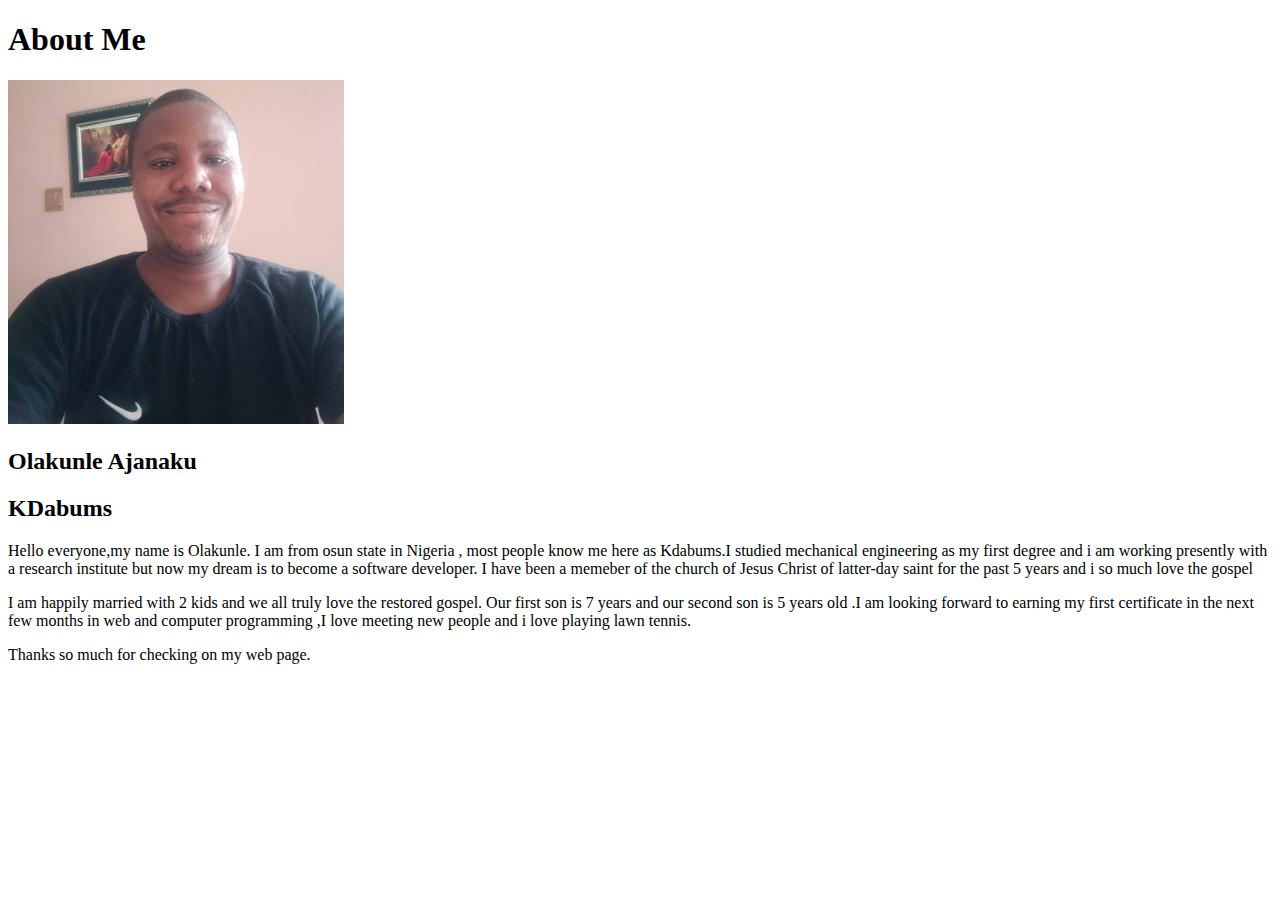
<file: aboutme/index.html>
<!DOCTYPE html>
<html lang="en">
    <head>
        <meta charset="UTF-8">
        <meta http-equiv="X-UA-Compatible" content="IE=edge">
        <meta name="viewport" content="width=device-width, initial-scale=1.0">
        <title> All about me</title>
    </head>
    <body>
        <h1>About Me</h1>
        <img alt="Image of me?" src="my picture 3.jpg">
        <h2>Olakunle Ajanaku</h2>
        <h2>KDabums</h2>
        <p>Hello everyone,my name is Olakunle. I am from osun state in Nigeria , most people know me here 
           as Kdabums.I studied mechanical engineering as my first degree and i am working presently with
            a research institute but now my dream is to become a  software developer. I have been a memeber of 
            the church  of Jesus Christ of latter-day saint for the past 5 years and i so much love the gospel</p>
        <p>I am happily married with 2 kids and we all truly love the restored gospel. Our first son 
            is 7 years and our second son is 5 years old .I am looking forward to earning my first certificate 
            in the next few months in web and computer programming ,I love meeting new people and i love 
            playing lawn tennis.</p> 
        <p> Thanks so much for checking  on my web page.</p>
    </body>
</html>
</file>
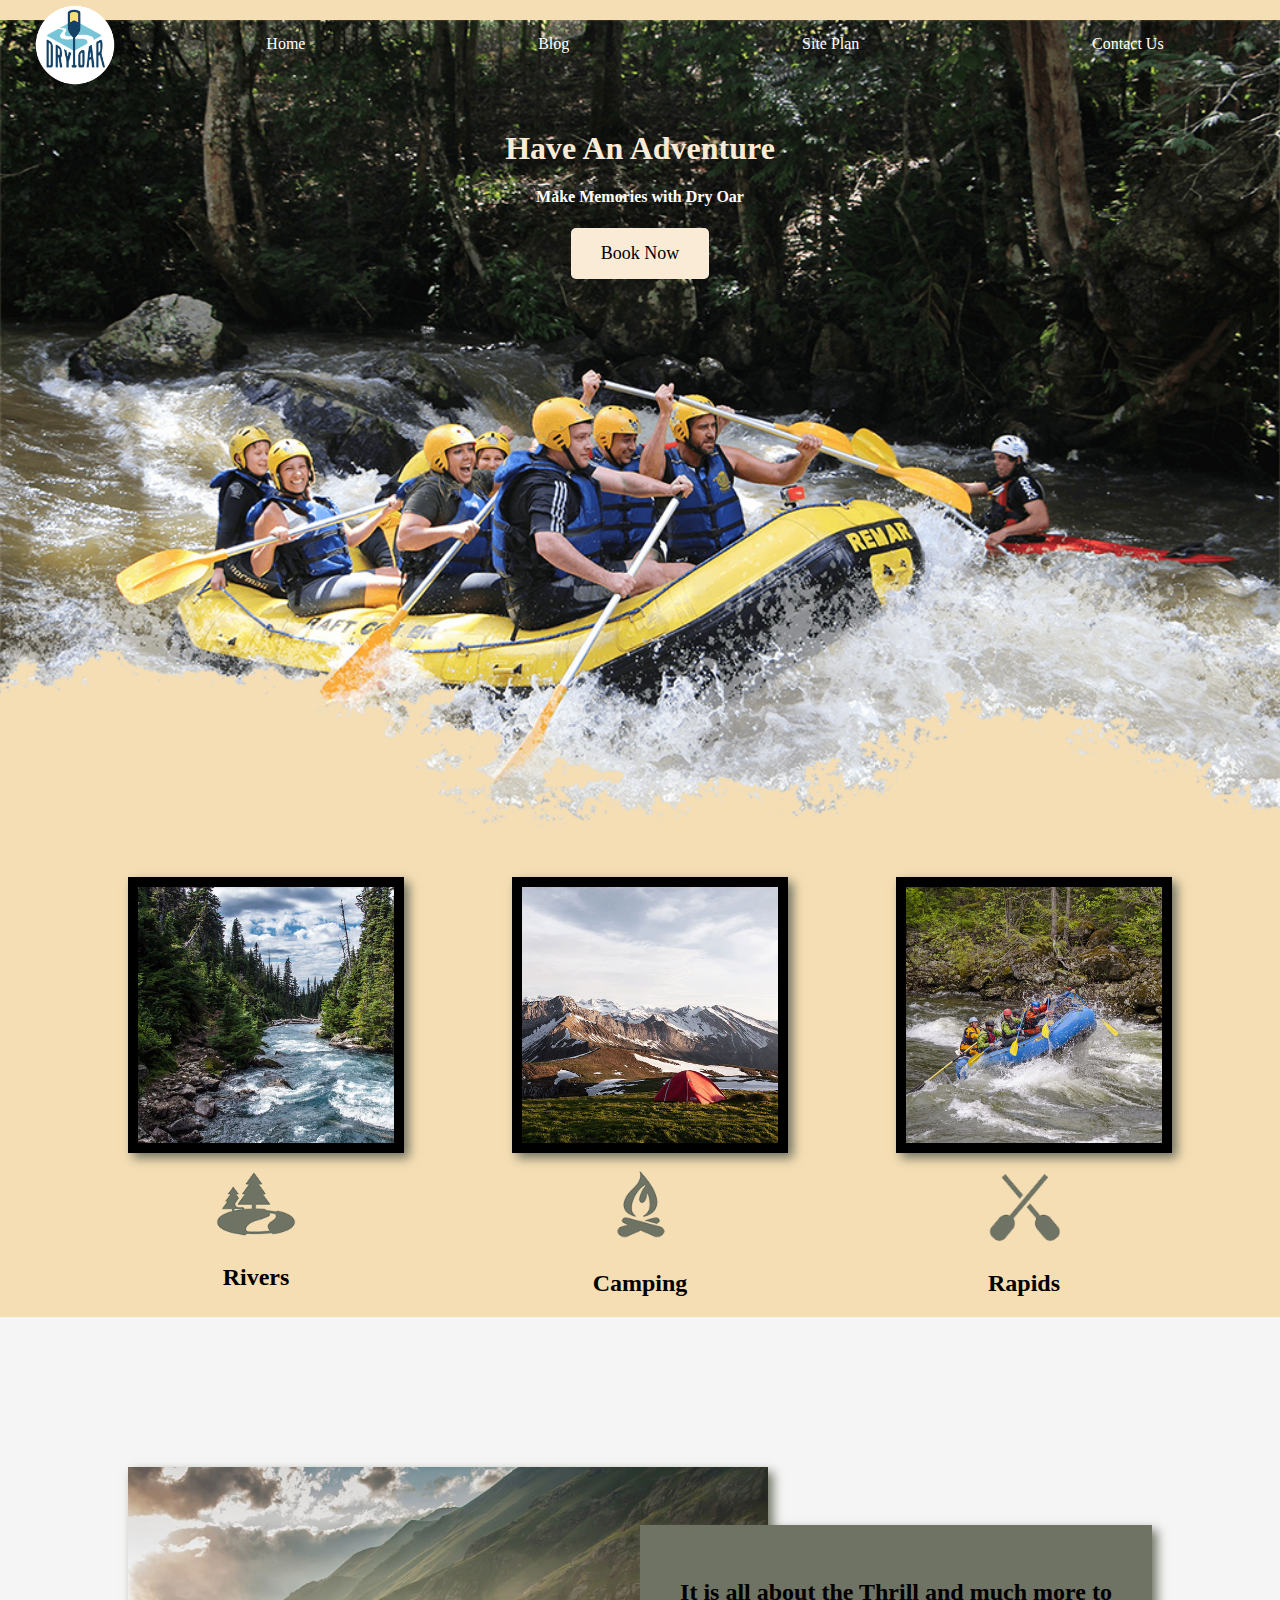
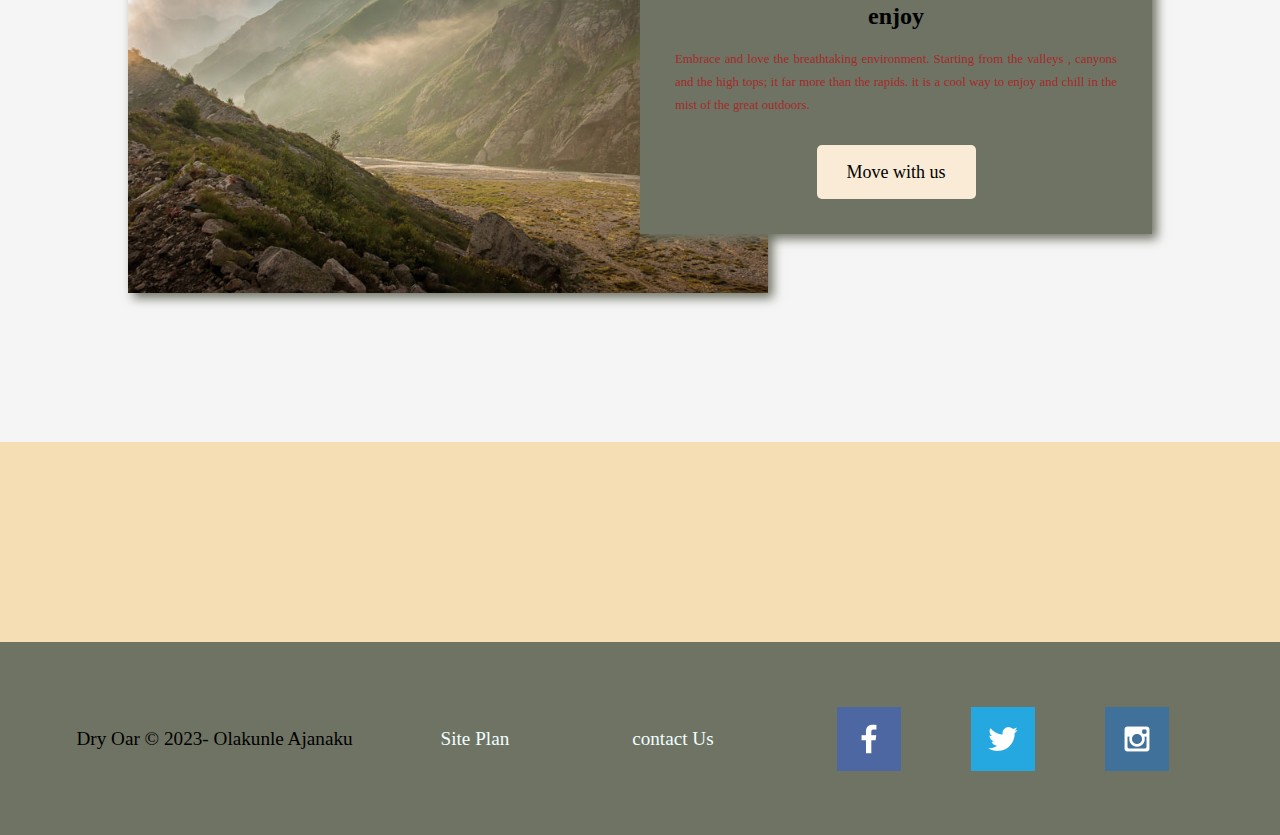
<file: wwr/index.html>
<!DOCTYPE html>
<html lang="en">
<head>
    <meta charset="UTF-8">
    <meta http-equiv="X-UA-Compatible" content="IE=edge">
    <meta name="viewport" content="width=device-width, initial-scale=1.0">
    <title>Whitewater Rafting Vacations</title>
    <link rel="stylesheet" href="styles2/style.css">
</head>
<body>
    <div id="content">
    <header>
        <a id="logo_link" href="index.html">
            <img class="logo" src="images/logo.png" alt="Dry Oar logo">
        </a>
        <nav>
            <a href="index.html">Home</a>
            <a href="blog-page.html">Blog</a>
            <a href="site-plan-rafting.html">Site Plan</a>
            <a href="contactus.html">Contact Us</a>
        </nav>
    </header>
    <div id="hero">
        <div id="hero-box">
            <img id="hero-img" src="images/hero.png" alt="People enjoying white water rafting">
        </div>
        <section id="hero-msg">
            <h1 class="home-title">Have An Adventure</h1>
            <h4>Make Memories with Dry Oar</h4>
            <div class="botton-box">
                <a class="book" href="contactus.html">Book Now</a>
            </div>
        </section>
    </div>
    <main class="home-grid">
        <section class="rivers-card">
            <img class="card-img" src="images/rivers.jpg" alt="river in forest">
            <img class="icon" src="images/river_icon.png" alt="river icon">
            <h2>Rivers</h2>
        </section>
        <section class="Camping-card">
            <img class="card-img" src="images/camping.jpg" alt="tent in mountains">
            <img class="icon" src="images/fire_icon.png" alt="fire icon">
            <h2>Camping</h2>
        </section>
        <section class="rapids-card">
            <img class="card-img" src="images/rapids.jpg" alt="rafting boat">
            <img class="icon" src="images/oars.png" alt="oars icon">
            <h2>Rapids</h2>
        </section>
        <div id="background"></div> 
        <img class="mountains" src="images/mountains.jpg" alt="Misty mountains">
        <section class="msg">
            <h2>It is all about the Thrill and much more to enjoy</h2>
            <p>Embrace and love the breathtaking environment. Starting from the valleys , canyons and the high tops; it far more than the rapids. it is a cool way to enjoy and chill in the mist of the great outdoors.</p>
            <a class="join" href="rivers.html">Move with us</a>
        </section>
    </main>
    <footer>
        <p> Dry Oar &copy; 2023- Olakunle Ajanaku</p>
        <p><a href="site-plan-rafting.html">Site Plan</a></p>
        <p><a href="contactus.html">contact Us</a></p>
        <div class="social">
            <a href="https://facebook.com" target="_blank">
                <img src="images/facebook.png" alt="fb icon">
            </a>
            <a href="http://twitter.com" target="_blank">
                <img src="images/twitter.png" alt="twitter icon">
            </a>
            <a href="https://instagram.com" target="_blank">
                <img src="images/instagram.png" alt="instagram icon">
            </a>
        </div>
    </footer>
    </div>
</body>
</html>
</file>
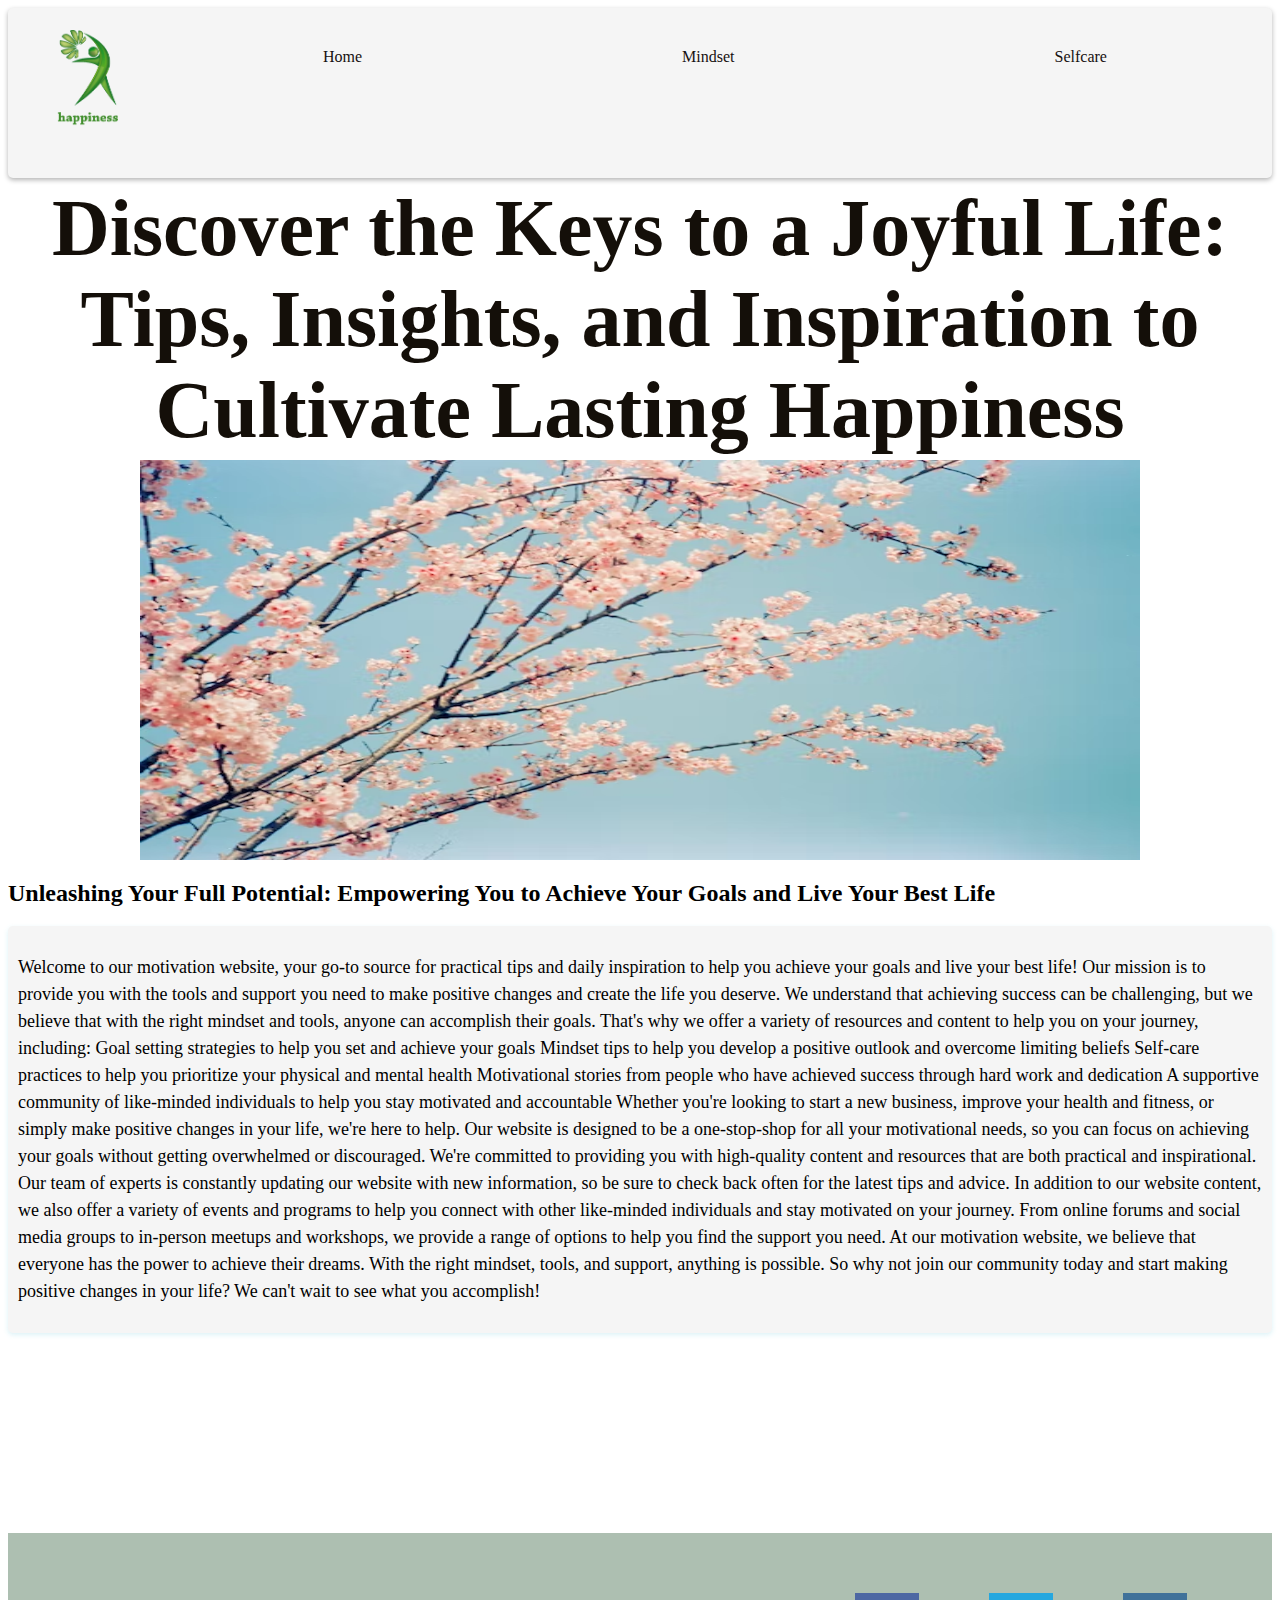
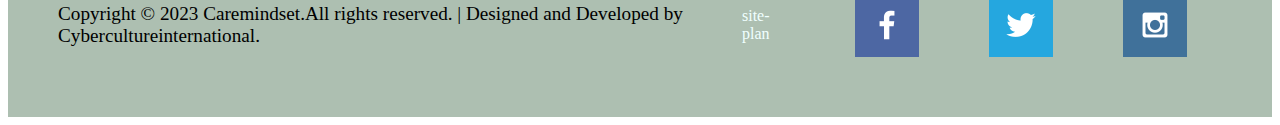
<file: wwr/achieves/index.html>
<!DOCTYPE html>
<html lang="en">
<head>
    <meta charset="UTF-8">
    <meta http-equiv="X-UA-Compatible" content="IE=edge">
    <meta name="viewport" content="width=device-width, initial-scale=1.0">
    <title>Home Page</title>
    <link rel="stylesheet" href="style3/stylehome.css">
</head>
<body>
    <div id="content">
    <header>
        <a id="logo_link" href="index.html">
            <img class="logo" src="happy.png" alt="Happiness logo">
        </a>
        <nav>
            <a href="index.html">Home</a>
            <a href="mindset.html">Mindset</a>
            <a href="self-care.html">Selfcare</a>
        </nav>
    </header>
    <div id="happy">
        <section id="happy-msg">
            <h1 class="home-title">Discover the Keys to a Joyful Life: Tips, Insights, and Inspiration to Cultivate Lasting Happiness</h1>
        </section>
        <div id="happy-box">
            <img id="happy-img" src="1.avif" alt="beautifil flower">
        </div>
     </div>
    <main class="home-grid">
        <section class="h2 subhead">
            <h2>Unleashing Your Full Potential: Empowering You to Achieve Your Goals and Live Your Best Life</h2>
        </section>
        <section class="mainpara">
            <p>
                Welcome to our motivation website, your go-to source for practical tips and daily inspiration to help you achieve your goals and live your best life! Our mission is to provide you with the tools and support you need to make positive changes and create the life you deserve.
        
                We understand that achieving success can be challenging, but we believe that with the right mindset and tools, anyone can accomplish their goals. That's why we offer a variety of resources and content to help you on your journey, including:
        
                Goal setting strategies to help you set and achieve your goals
                Mindset tips to help you develop a positive outlook and overcome limiting beliefs
                Self-care practices to help you prioritize your physical and mental health
                Motivational stories from people who have achieved success through hard work and dedication
                A supportive community of like-minded individuals to help you stay motivated and accountable
                Whether you're looking to start a new business, improve your health and fitness, or simply make positive changes in your life, we're here to help. Our website is designed to be a one-stop-shop for all your motivational needs, so you can focus on achieving your goals without getting overwhelmed or discouraged.
        
                We're committed to providing you with high-quality content and resources that are both practical and inspirational. Our team of experts is constantly updating our website with new information, so be sure to check back often for the latest tips and advice.
        
                In addition to our website content, we also offer a variety of events and programs to help you connect with other like-minded individuals and stay motivated on your journey. From online forums and social media groups to in-person meetups and workshops, we provide a range of options to help you find the support you need.
        
                At our motivation website, we believe that everyone has the power to achieve their dreams. With the right mindset, tools, and support, anything is possible. So why not join our community today and start making positive changes in your life? We can't wait to see what you accomplish!
              </p>
        </section>
       
    </main>
    <footer>
        <p> Copyright © 2023 Caremindset.All rights reserved. | Designed and Developed by Cybercultureinternational.</p>
        <a href="site-plan.html">site-plan</a>
        <div class="social">
            <a href="https://facebook.com" target="_blank">
                <img src="facebook.png" alt="fb icon">
            </a>
            <a href="http://twitter.com" target="_blank">
                <img src="twitter.png" alt="twitter icon">
            </a>
            <a href="https://instagram.com" target="_blank">
                <img src="instagram.png" alt="instagram icon">
            </a>
        </div>
    </footer>
    </div>
</body>
</html>
</file>
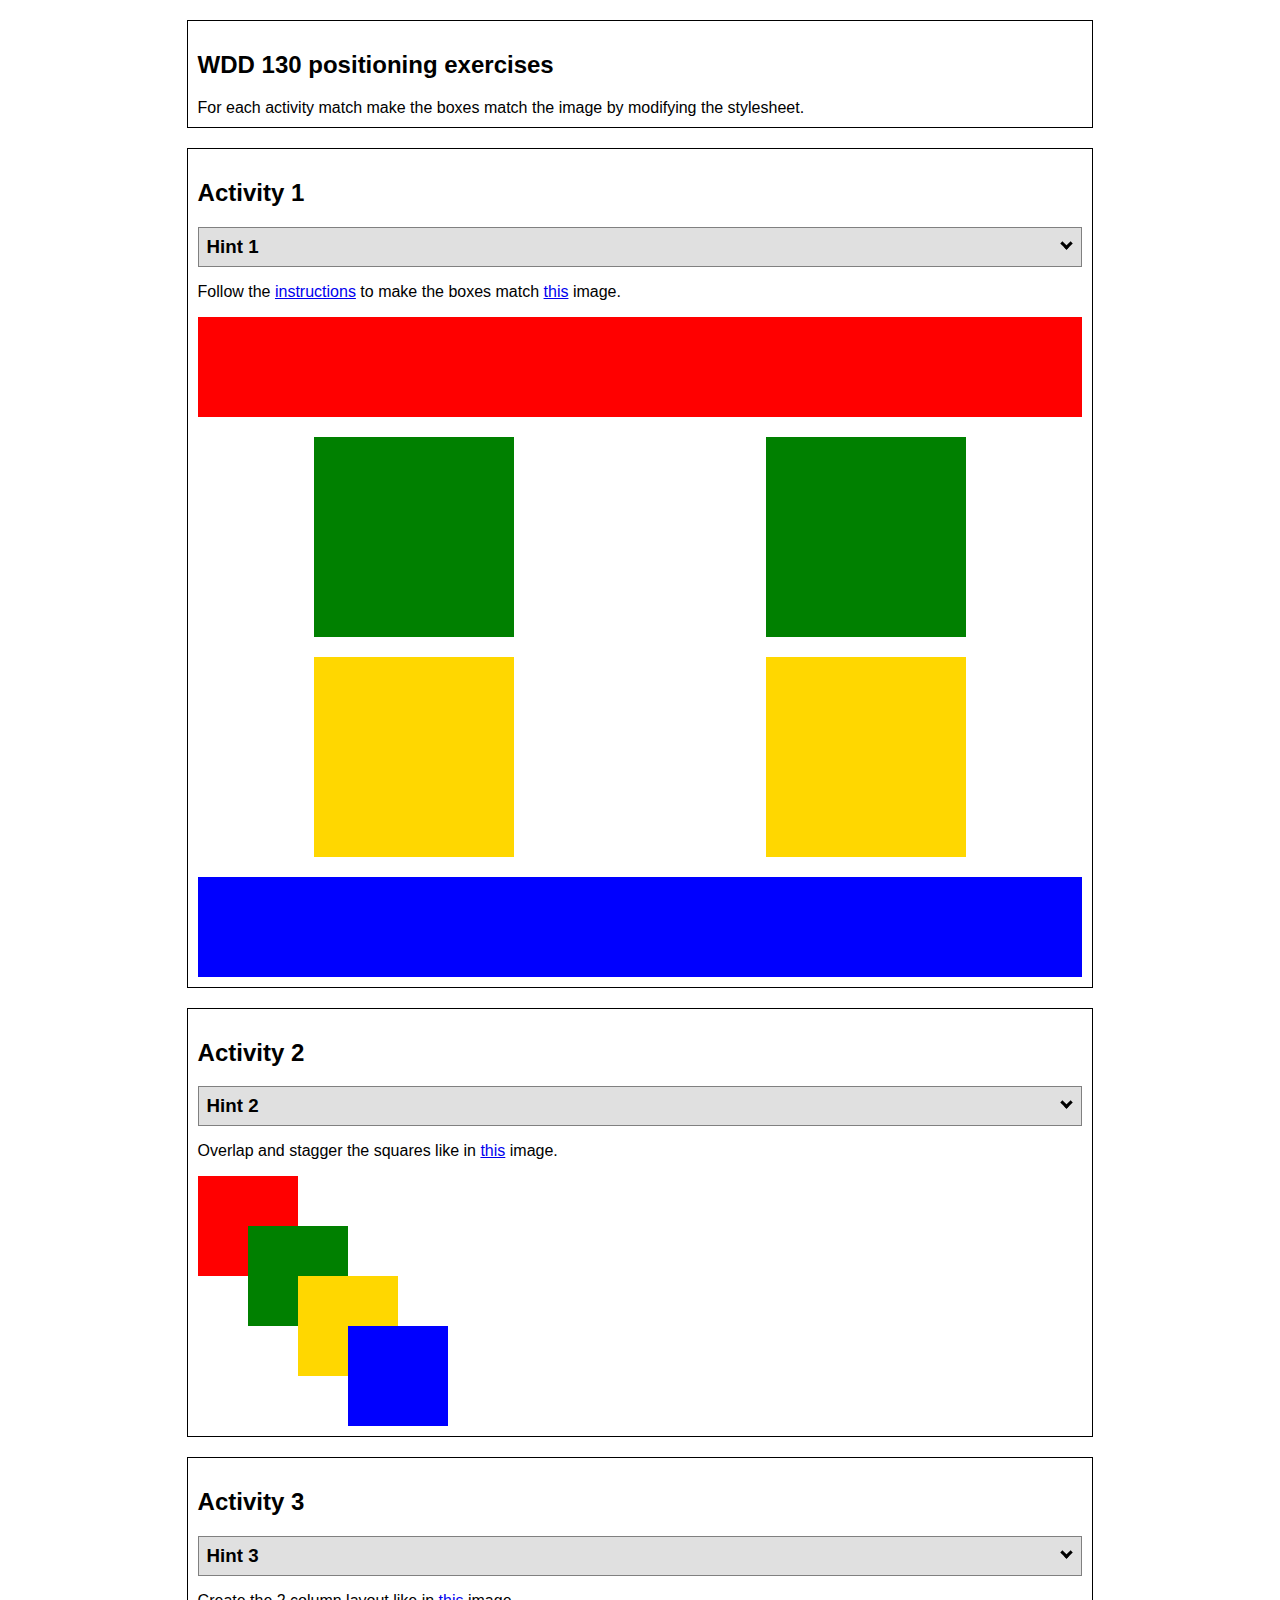
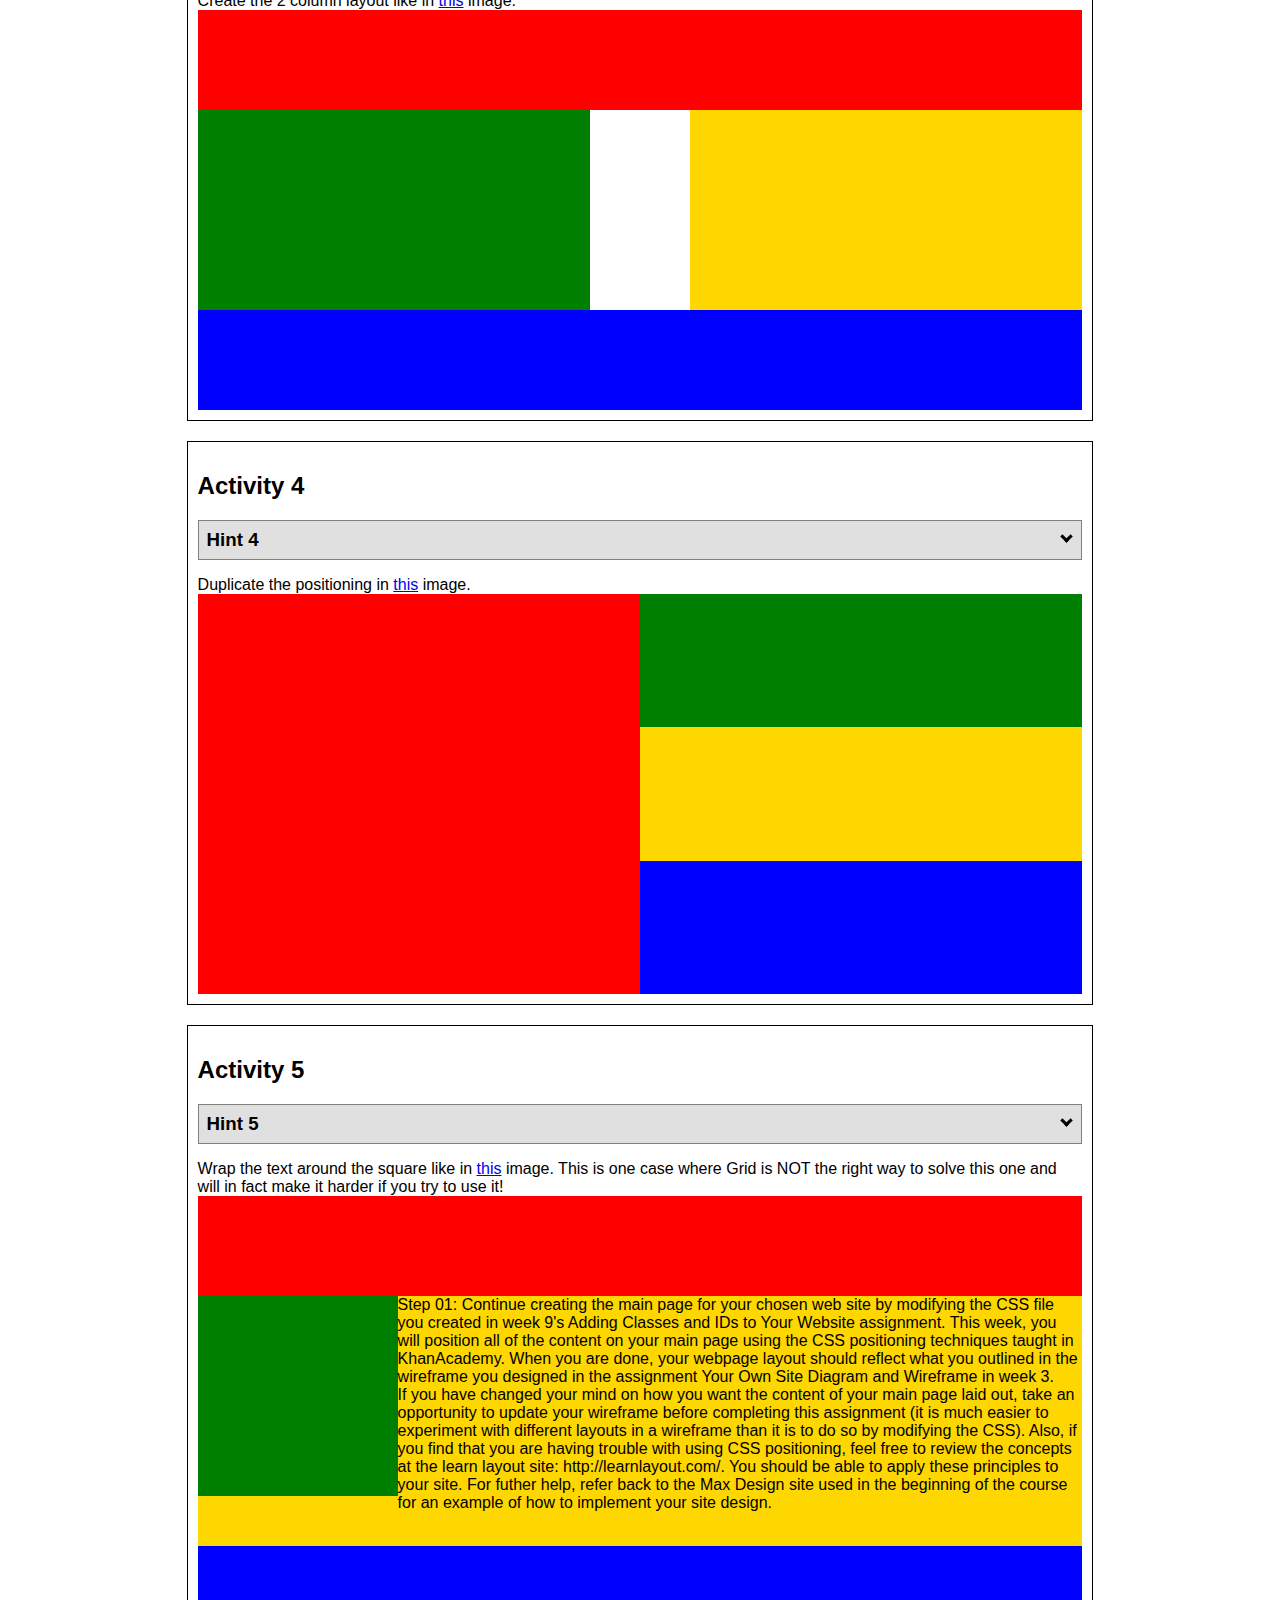
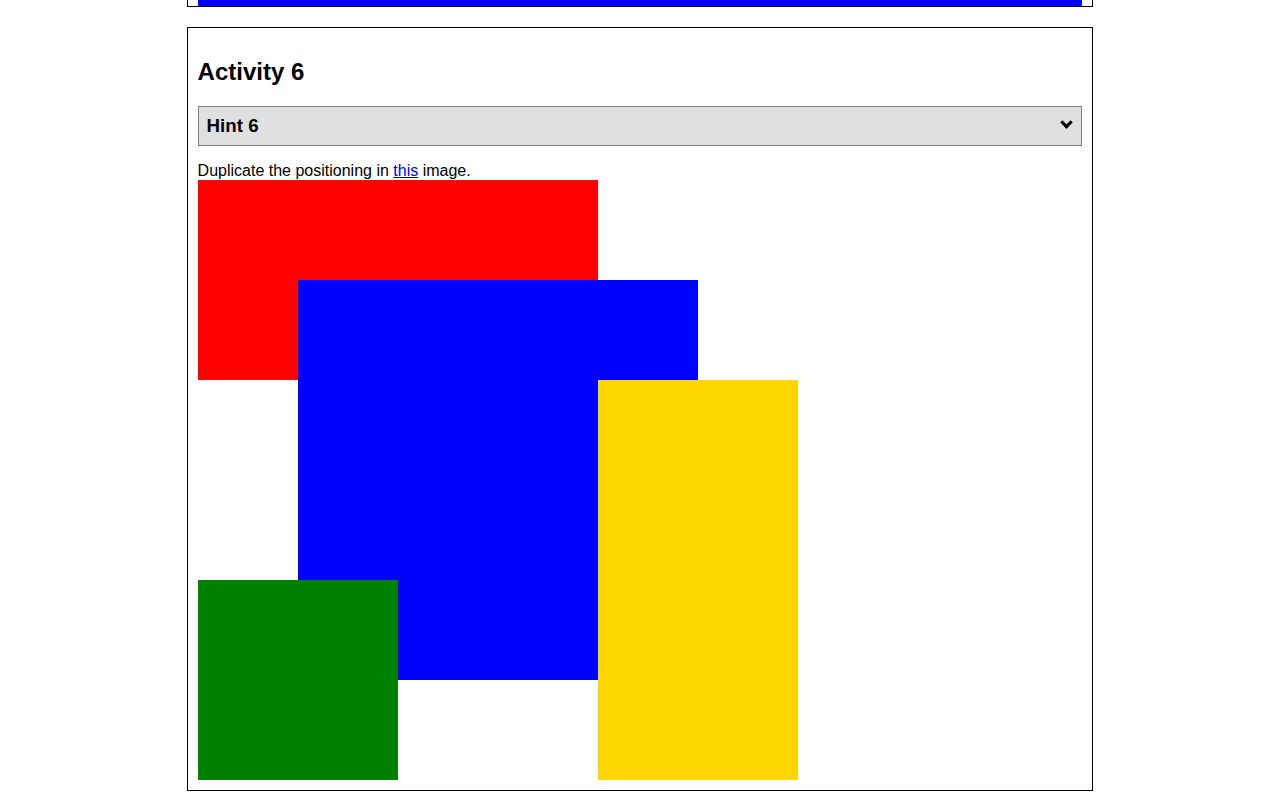
<file: week6/positioning.html>
<!DOCTYPE html>
<html lang="en">
  <head>
    <!-- HTML - Name: positioning.html -->
    <title>Positioning Activity</title>
    <link rel="stylesheet" type="text/css" href="positionstyles.css" />
  </head>
  <body>
    <div class="activity">
      <h2>WDD 130 positioning exercises</h2>
      For each activity match make the boxes match the image by modifying the stylesheet.</div>
    <div class="activity">
      <h2>Activity 1</h2>
      <section class="hint"><input type="checkbox" ><i></i> <h3>Hint 1</h3><div><p>Check out the <a href="https://byui-wdd.github.io/wdd130/activities/w06-css-positioning.html" target="_blank">activity instructions</a> in Ilearn!</p></div></section>
      <p>Follow the <a href="https://byui-wdd.github.io/wdd130/activities/w06-css-positioning.html" target="_blank">instructions</a> to make the boxes match  <a href="https://byui-wdd.github.io/wdd130/images/example1.png" target="_blank">this</a> image.</p>
      <div class="content1" >
        <div class="red1" ></div>
        <div class="green1" ></div>
        <div class="green1" ></div>
        <div class="yellow1"></div>
        <div class="yellow1"></div>
        <div class="blue1"></div>
      </div>
    </div>
    <div class="activity">
      <h2>Activity 2</h2>
      <section class="hint"><input type="checkbox" > <h3>Hint 2</h3><i></i><div>
      <ul>
      <li>grid-template-columns: 50px 50px 50px 50px 50px </li></ul></div></section>
      <p>Overlap and stagger the squares like in <a href="https://byui-wdd.github.io/wdd130/images/example2.png" target="_blank">this</a> image.</p>
      <div class="content2" >
        <div class="red2" ></div>
        <div class="green2" ></div>
        <div class="yellow2"></div>
        <div class="blue2"></div>
      </div>
    </div>
    <div class="activity">
      <h2>Activity 3</h2>
      <section class="hint"><input type="checkbox" > <h3>Hint 3</h3><i></i><div><p>This one is going to be best solved with CSS Grid. Remember to make the boxes the right width first...then start moving them around. </p><h4>Properties used:</h4><ul><li>display:grid;</li><li>grid-template-columns:</li><li>grid-column-gap:</li>
        <li>grid-column:</li>  </ul></div></section>
      Create the 2 column layout like in <a href="https://byui-wdd.github.io/wdd130/images/example3.png" target="_blank">this</a>  image.
      <div class="content3" >
        <div class="red3" ></div>
        <div class="green3" ></div>
        <div class="yellow3"></div>
        <div class="blue3"></div>
      </div>
    </div>
    <div class="activity">
      <h2>Activity 4</h2>
      <section class="hint"><input type="checkbox" > <h3>Hint 4</h3><i></i><div><p>For the others we have been primarily concerned with width. For this one you will need to adjust height as well. </p><h4>Properties used:</h4><ul><li>display:grid;</li><li>grid-template-columns:</li><li>grid-row:</li></ul></div></section>
      Duplicate the positioning in <a href="https://byui-wdd.github.io/wdd130/images/example4.png" target="_blank">this</a> image. 
      <div class="content4" >
        <div class="red4" ></div>
        <div class="green4" ></div>
        <div class="yellow4"></div>
        <div class="blue4"></div>
      </div>
    </div>

    <div class="activity">
      <h2>Activity 5</h2>
      <section class="hint"><input type="checkbox" > <h3>Hint 5</h3><i></i><div><p>Grid is <strong>not</strong> the right way to do this.  In fact there is only one way to really do that...and that is with float. Remember that we float the thing we want the text to wrap around.  Also remember to start by making all the shapes the right size and shape.</p><h4>Properties used:</h4><ul><li>float: left;</li></ul></div></section>
      Wrap the text around the square like in <a href="https://byui-wdd.github.io/wdd130/images/example5.png" target="_blank">this</a> image. This is one case where Grid is NOT the right way to solve this one and will in fact make it harder if you try to use it!
      <div class="content5" >
        <div class="red5" ></div>
        <div class="green5" ></div>
        <div class="yellow5">Step 01: Continue creating the main page for your chosen web site by modifying the CSS file you created in week 9's Adding Classes and IDs to Your Website assignment. This week, you will position all of the content on your main page using the CSS positioning techniques taught in KhanAcademy. When you are done, your webpage layout should reflect what you outlined in the wireframe you designed in the assignment Your Own Site Diagram and Wireframe in week 3. <br />
          If you have changed your mind on how you want the content of your main page laid out, take an opportunity to update your wireframe before completing this assignment (it is much easier to experiment with different layouts in a wireframe than it is to do so by modifying the CSS). Also, if you find that you are having trouble with using CSS positioning, feel free to review the concepts at the learn layout site: http://learnlayout.com/. You should be able to apply these principles to your site. For futher help, refer back to the Max Design site used in the beginning of the course for an example of how to implement your site design.</div>
        <div class="blue5"></div>
      </div>
    </div>
    <div class="activity">
      <h2>Activity 6</h2>
      <section class="hint"><input type="checkbox" > <h3>Hint 6</h3><i></i><div><p>This one is all about visualizing the grid behind the layout. If you are having a hard time doing that first: all the sizes are even multiples of 100, and second here is another example with the lines drawn: <a href="https://byui-wdd.github.io/wdd130/images/example6-hint.png" target="_blank">example 6 with lines</a>. For this one you will find it easiest if you use px for the column width. You can also use <kbd>z-index</kbd> to control the element layering.    </p><h4>Properties used:</h4><ul><li>display:grid;</li><li>grid-template-columns:</li><li>grid-column:</li><li>grid-row:</li><li><a href="https://www.w3schools.com/cssref/pr_pos_z-index.asp" target="_blank">z-index:</a></li></ul></div></section>
      Duplicate the positioning in <a href="https://byui-wdd.github.io/wdd130/images/example6.png" target="_blank">this</a> image.
      <div class="content6" >
        <div class="red6" ></div>
        <div class="green6" ></div>
        <div class="yellow6"></div>
        <div class="blue6"></div>
      </div>
    </div>
  </body>
</html>
</file>
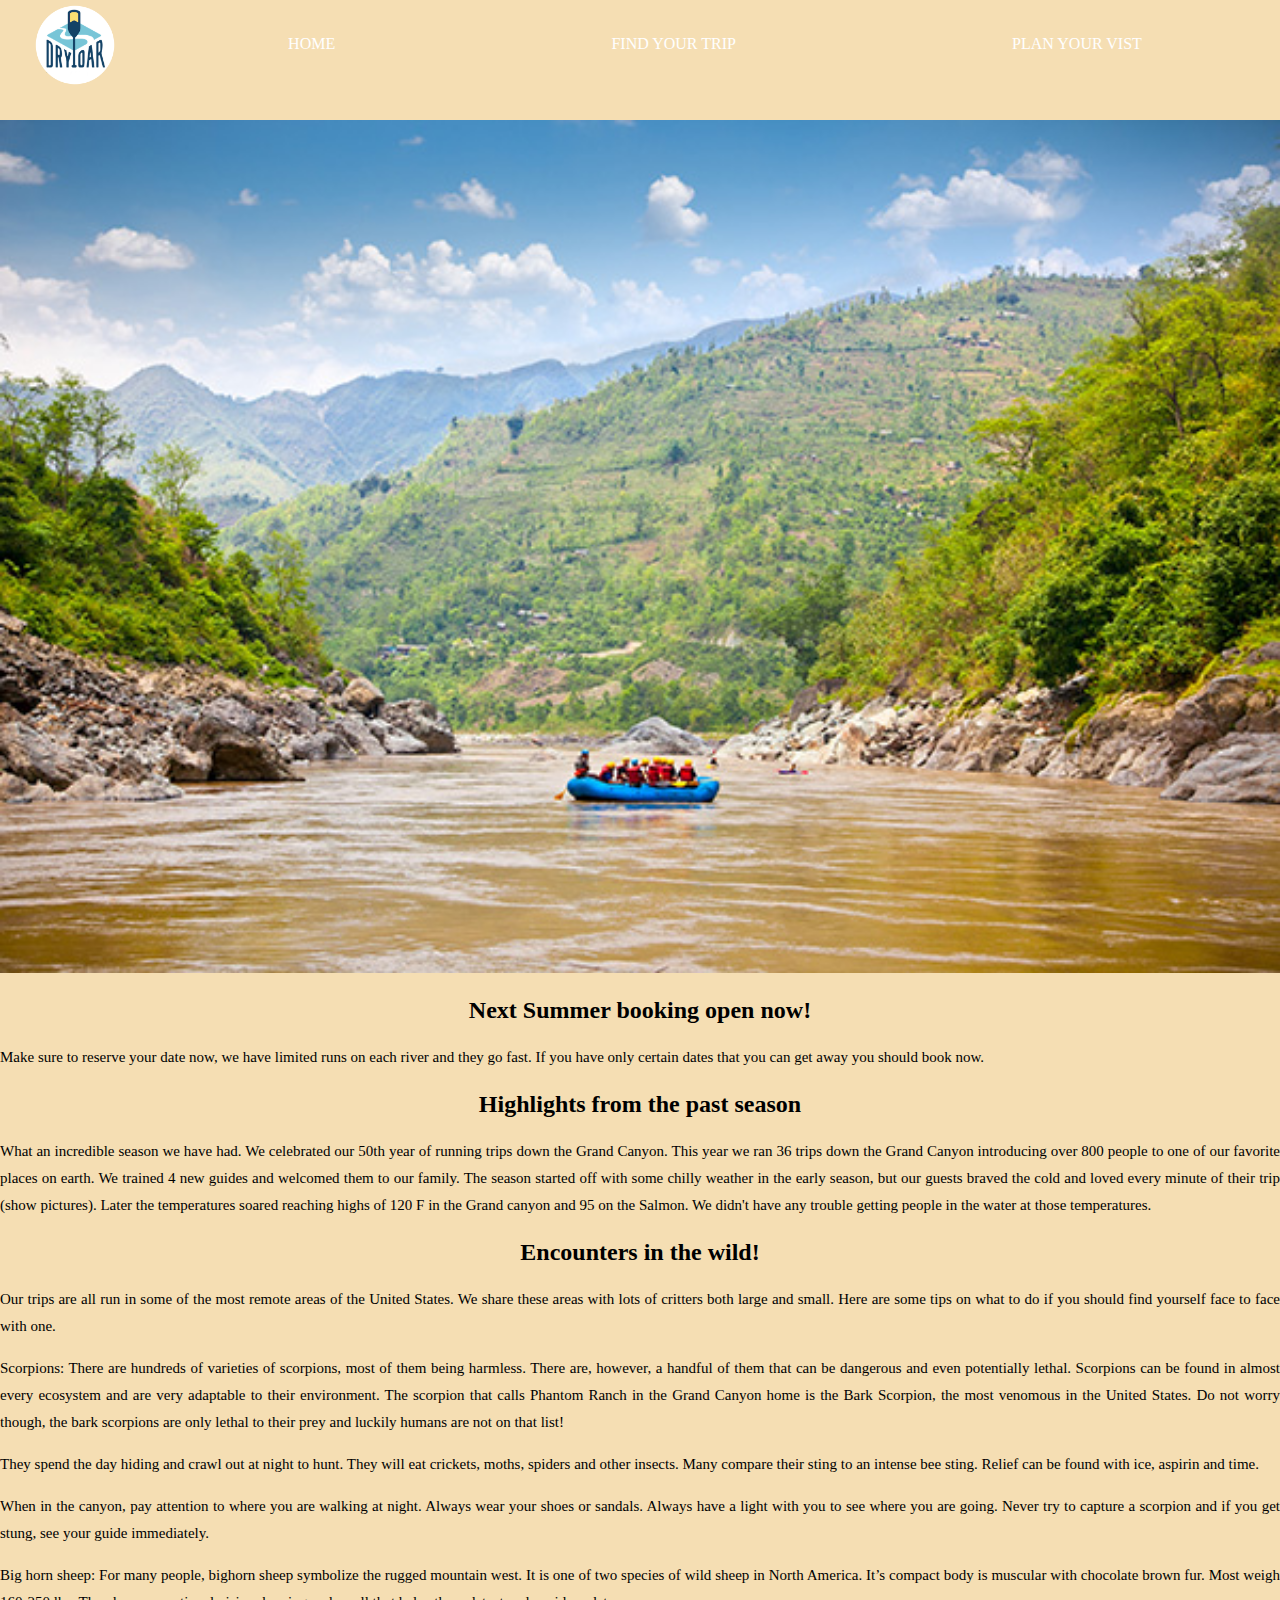
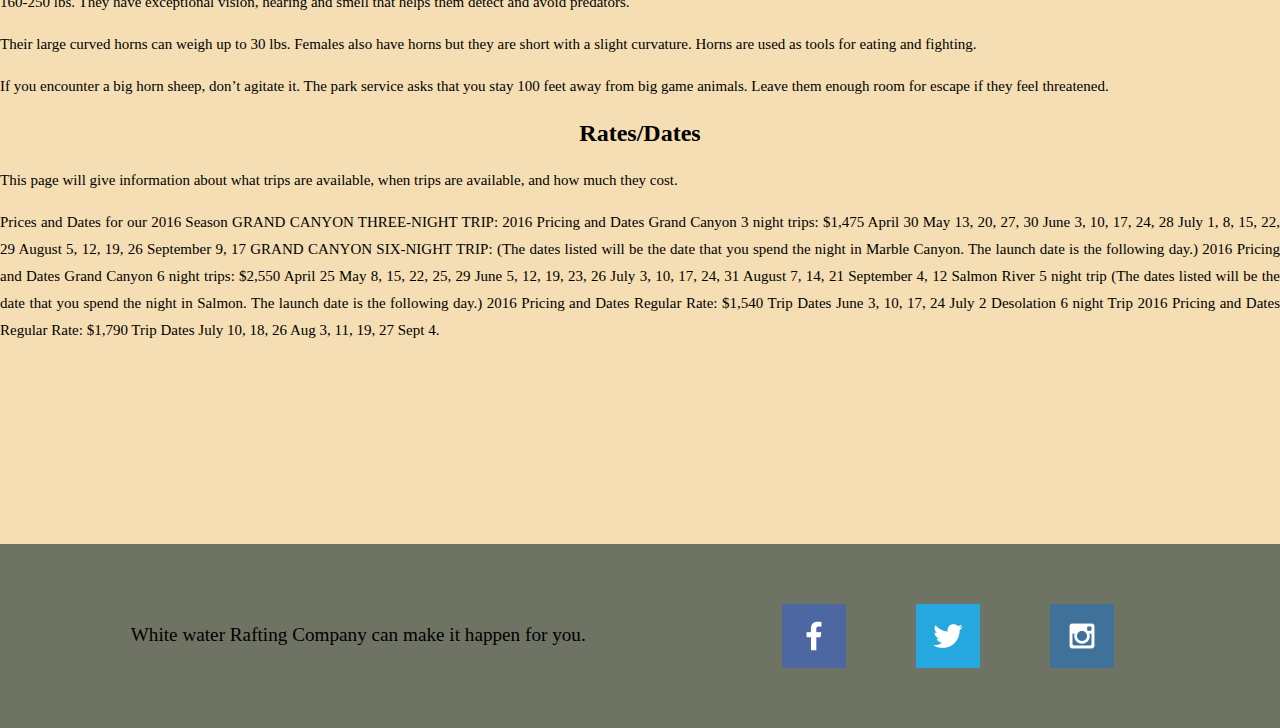
<file: wwr/blog-page.html>
<!DOCTYPE html>
<html lang="en">
<head>
    <meta charset="UTF-8">
    <meta http-equiv="X-UA-Compatible" content="IE=edge">
    <meta name="viewport" content="width=device-width, initial-scale=1.0">
    <title>Blog-page</title>
   <link rel="stylesheet" href="styles2/style.css">
</head>
<body>
    <div id="contentblog">
    <header>
        <a id="logo_link" href="index.html">
            <img class="logo" src="images/logo.png" alt="Dry Oar logo">
        </a>
        
        <nav>
            <a href="index.html">HOME</a>
            <a href="#">FIND YOUR TRIP</a>
            <a href="#">PLAN YOUR VIST</a>
        </nav>
    </header>
        <div id="blog-box">
            <img id="blog-img" src="blogimg1.jpg" alt="People enjoying white water rafting">
        </div>
        
    <main >
        <section class="Next-summer">
            
            <h2 class="Ntext">Next Summer booking open now!</h2>
            <p>Make sure to reserve your date now, we have limited runs on each river and they go fast. If you have only certain dates that you can get away you should book now.</p>
        </section>
        <section class="Highlights">
            
            <h2 class="Ntext">Highlights from the past season</h2>
            <p>What an incredible season we have had. We celebrated our 50th year of running trips down the Grand Canyon. This year we ran 36 trips down the Grand Canyon introducing over 800 people to one of our favorite places on earth. We trained 4 new guides and welcomed them to our family. The season started off with some chilly weather in the early season, but our guests braved the cold and loved every minute of their trip (show pictures). Later the temperatures soared reaching highs of 120 F in the Grand canyon and 95 on the Salmon. We didn't have any trouble getting people in the water at those temperatures.</p>
        </section>
        <section class="Encounters">
            
            <h2 class="Ntext">Encounters in the wild!</h2>
            <p>Our trips are all run in some of the most remote areas of the United States. We share these areas with lots of critters both large and small. Here are some tips on what to do if you should find yourself face to face with one.

            <p>Scorpions: There are hundreds of varieties of scorpions, most of them being harmless. There are, however, a handful of them that can be dangerous and even potentially lethal. Scorpions can be found in almost every ecosystem and are very adaptable to their environment. The scorpion that calls Phantom Ranch in the Grand Canyon home is the Bark Scorpion, the most venomous in the United States. Do not worry though, the bark scorpions are only lethal to their prey and luckily humans are not on that list!</p>
                
            <p>They spend the day hiding and crawl out at night to hunt. They will eat crickets, moths, spiders and other insects. Many compare their sting to an intense bee sting. Relief can be found with ice, aspirin and time.</p>
                
            <p>When in the canyon, pay attention to where you are walking at night. Always wear your shoes or sandals. Always have a light with you to see where you are going. Never try to capture a scorpion and if you get stung, see your guide immediately.</p>
                
            <p>Big horn sheep: For many people, bighorn sheep symbolize the rugged mountain west. It is one of two species of wild sheep in North America. It’s compact body is muscular with chocolate brown fur. Most weigh 160-250 lbs. They have exceptional vision, hearing and smell that helps them detect and avoid predators.</p>
                
            <p>Their large curved horns can weigh up to 30 lbs. Females also have horns but they are short with a slight curvature. Horns are used as tools for eating and fighting. </p>
                
            <p>If you encounter a big horn sheep, don’t agitate it. The park service asks that you stay 100 feet away from big game animals. Leave them enough room for escape if they feel threatened.</p>
            <section class="Rate-date">
            
                <h2 class="Ntext">Rates/Dates</h2>
                <p>This page will give information about what trips are available, when trips are available, and how much they cost.</p>

                <p> Prices and Dates for our 2016 Season
                    GRAND CANYON THREE-NIGHT TRIP: 2016 Pricing and Dates Grand Canyon 3 night trips: $1,475 April 30 May 13, 20, 27, 30 June 3, 10, 17, 24, 28 July 1, 8, 15, 22, 29 August 5, 12, 19, 26 September 9, 17
                    GRAND CANYON SIX-NIGHT TRIP: (The dates listed will be the date that you spend the night in Marble Canyon. The launch date is the following day.) 2016 Pricing and Dates Grand Canyon 6 night trips: $2,550 April 25 May 8, 15, 22, 25, 29 June 5, 12, 19, 23, 26 July 3, 10, 17, 24, 31 August 7, 14, 21 September 4, 12
                    Salmon River 5 night trip (The dates listed will be the date that you spend the night in Salmon. The launch date is the following day.) 2016 Pricing and Dates Regular Rate: $1,540 Trip Dates June 3, 10, 17, 24 July 2
                    Desolation 6 night Trip 2016 Pricing and Dates Regular Rate: $1,790 Trip Dates July 10, 18, 26 Aug 3, 11, 19, 27 Sept 4.</p>
            </section>    
    
        
    </main>
    <footer>
        <p> White water Rafting Company can make it happen for you.</p>
        
        <div class="social">
            <a href="https://facebook.com" target="_blank">
                <img src="images/facebook.png" alt="fb icon">
            </a>
            <a href="http://twitter.com" target="_blank">
                <img src="images/twitter.png" alt="twitter icon">
            </a>
            <a href="https://instagram.com" target="_blank">
                <img src="images/instagram.png" alt="instagram icon">
            </a>
        </div>
    </footer>
    </div>
</body>
</html>
</file>
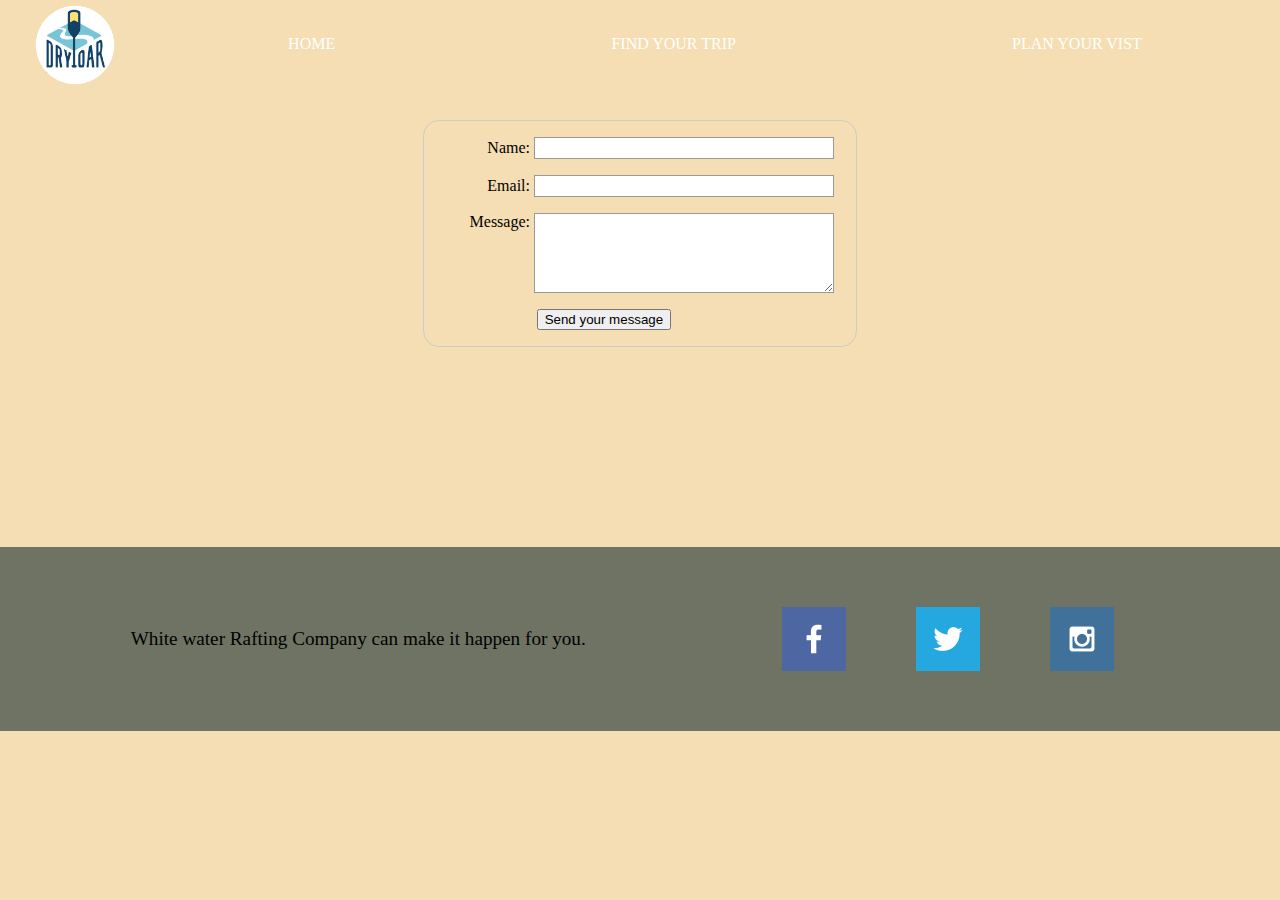
<file: wwr/Contactus.html>
<!DOCTYPE html>
<html lang="en">
<head>
    <meta charset="UTF-8">
    <meta http-equiv="X-UA-Compatible" content="IE=edge">
    <meta name="viewport" content="width=device-width, initial-scale=1.0">
    <title>Form</title>
   <link rel="stylesheet" href="styles2/style.css">
   <style>
            form {
        /* Center the form on the page */
        margin: 0 auto;
        width: 400px;
        /* Form outline */
        padding: 1em;
        border: 1px solid #ccc;
        border-radius: 1em;
        }

        ul {
        list-style: none;
        padding: 0;
        margin: 0;
        }

        form li + li {
        margin-top: 1em;
        }

        label {
        /* Uniform size & alignment */
        display: inline-block;
        width: 90px;
        text-align: right;
        }

        input,
        textarea {
        /* To make sure that all text fields have the same font settings
            By default, textareas have a monospace font */
        font: 1em sans-serif;

        /* Uniform text field size */
        width: 300px;
        box-sizing: border-box;

        /* Match form field borders */
        border: 1px solid #999;
        }

        input:focus,
        textarea:focus {
        /* Additional highlight for focused elements */
        border-color: #000;
        }

        textarea {
        /* Align multiline text fields with their labels */
        vertical-align: top;

        /* Provide space to type some text */
        height: 5em;
        }

        .button {
        /* Align buttons with the text fields */
        padding-left: 90px; /* same size as the label elements */
        }

        button {
        /* This extra margin represent roughly the same space as the space
            between the labels and their text fields */
        margin-left: 0.5em;
        }

         #feedback {
            background-color: antiquewhite;
            position: absolute;
            top: 0;
            left: 0;
            right: 0;
            padding: .5em;
            /* make this element invisible until we are ready for it */
            display: none;      
            }
        .moveDown {
            margin-top: 3em;
         }

   </style>
  
   
</head>
<body>
    <div id="contentblog">
    <header>
        <a id="logo_link" href="index.html">
            <img class="logo" src="images/logo.png" alt="Dry Oar logo">
        </a>
        
        <nav>
            <a href="index.html">HOME</a>
            <a href="#">FIND YOUR TRIP</a>
            <a href="#">PLAN YOUR VIST</a>
        </nav>
    </header>
        
        
    <main >
    <div id="feedback"></div>
        <form action="/my-handling-form-page" method="post">
            <ul>
              <li>
                <label for="name">Name:</label>
                <input type="text" id="name" name="user_name" />
              </li>
              <li>
                <label for="mail">Email:</label>
                <input type="email" id="mail" name="user_email" />
              </li>
              <li>
                <label for="msg">Message:</label>
                <textarea id="msg" name="user_message"></textarea>
              </li>
              <li class="button">
                <button type="submit">Send your message</button>
              </li>
              
            </ul>
          </form>
        

          

    </main>
        
    <footer>
        <p> White water Rafting Company can make it happen for you.</p>
        
        <div class="social">
            <a href="https://facebook.com" target="_blank">
                <img src="images/facebook.png" alt="fb icon">
            </a>
            <a href="http://twitter.com" target="_blank">
                <img src="images/twitter.png" alt="twitter icon">
            </a>
            <a href="https://instagram.com" target="_blank">
                <img src="images/instagram.png" alt="instagram icon">
            </a>
        </div>
    </footer>
    </div>
<script>
        // get the feedback div element so we can do something with it.
        const feedbackElement = document.getElementById('feedback');
        // get the form so we can read what was entered in it.
        const formElement = document.forms[0];
        // add a 'listener' to wait for a submission of our form. When that happens run the code below.
        formElement.addEventListener('submit', function(e) {
            // stop the form from doing the default action.
            e.preventDefault();
            // set the contents of our feedback element to a message letting the user know the form was submitted successfully. Notice that we pull the name that was entered in the form to personalize the message!
            feedbackElement.innerHTML = 'Hello '+ formElement.user_name.value +'! Thank you for your message. We will get back with you as soon as possible!';
            // make the feedback element visible.
            feedbackElement.style.display = "block";
            // add a class to move everything down so our message doesn't cover it.
            document.body.classList.toggle('moveDown');
        });
 </script> 
</body>
</html>
</file>
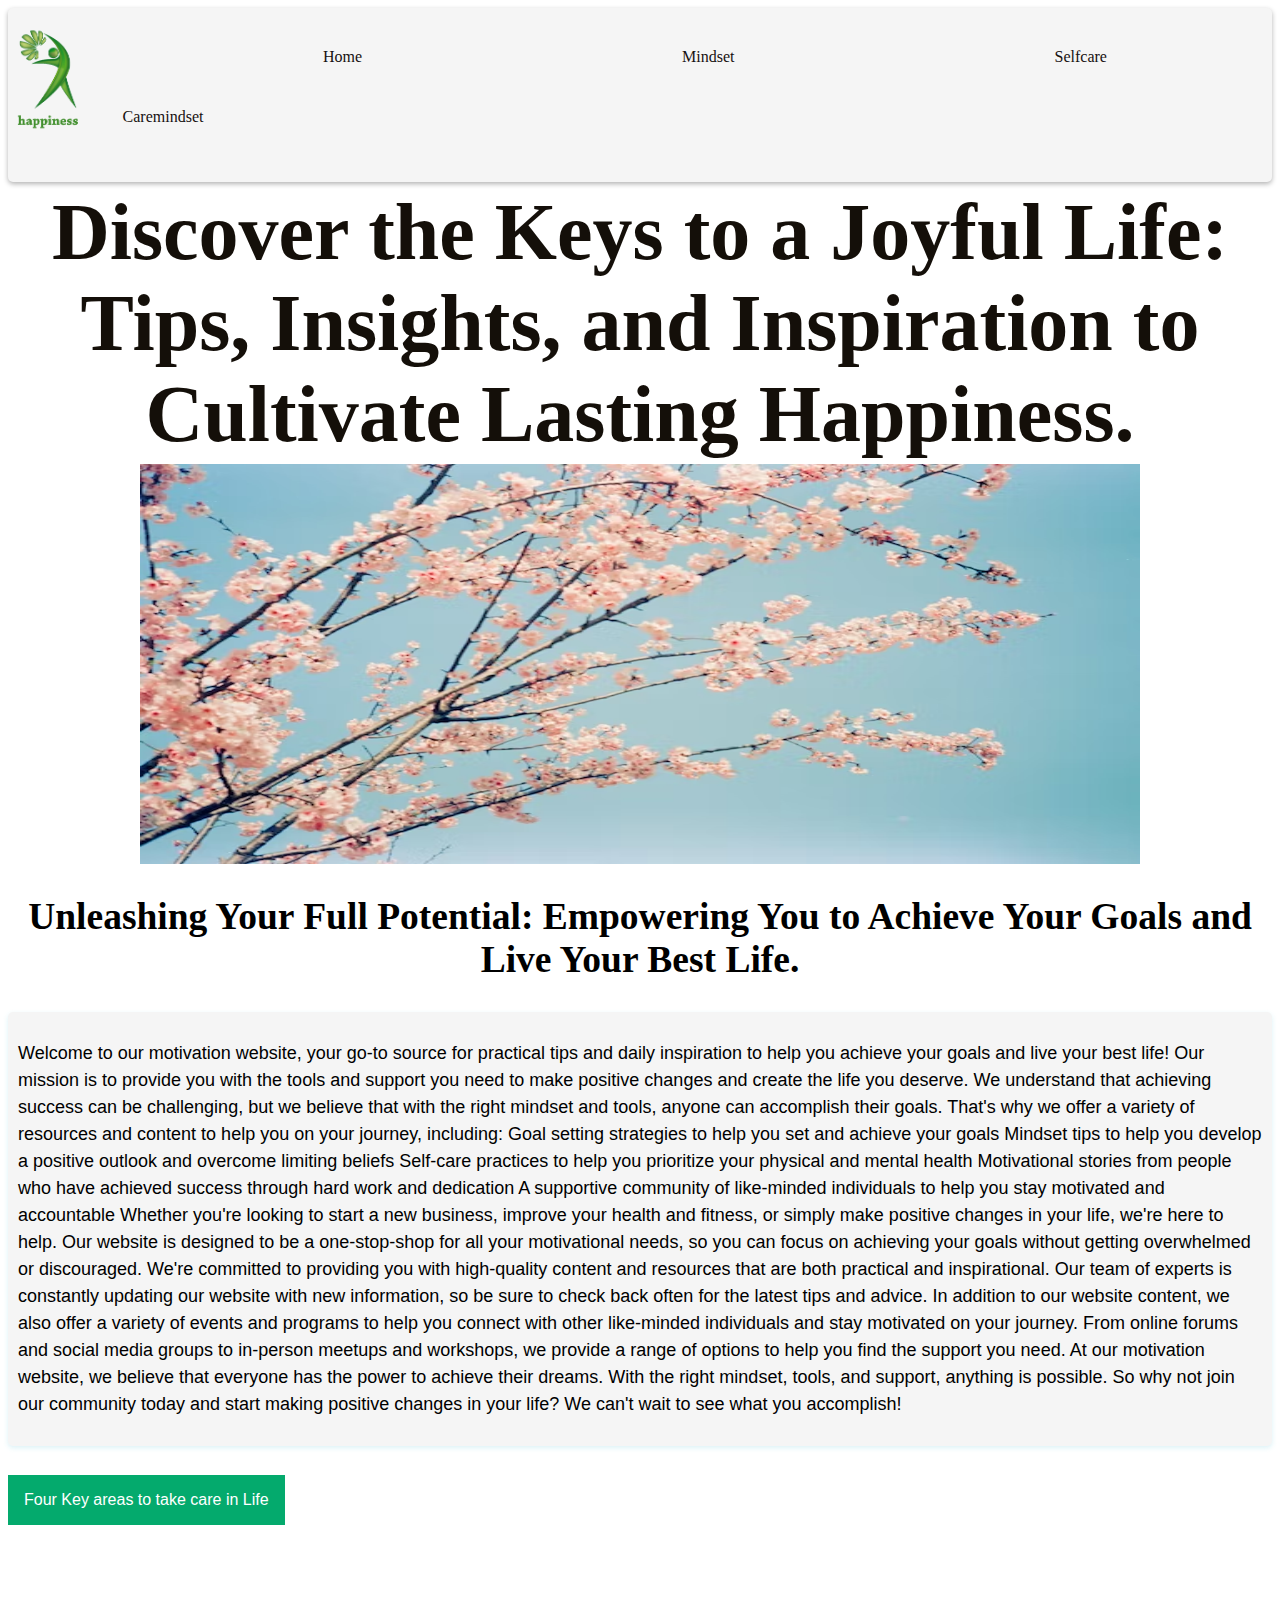
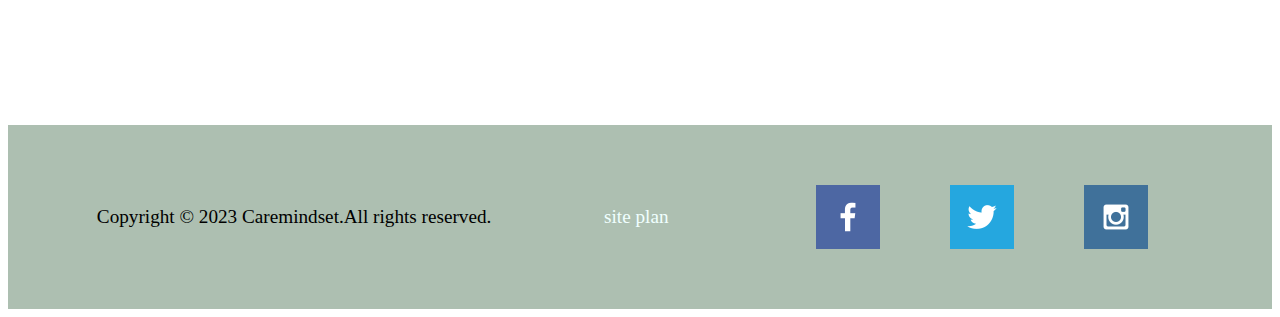
<file: wwr/achieves/Home.html>
<!DOCTYPE html>
<html lang="en">
<head>
    <meta charset="UTF-8">
    <meta http-equiv="X-UA-Compatible" content="IE=edge">
    <meta name="viewport" content="width=device-width, initial-scale=1.0">
    <title>Home Page</title>
    <link rel="stylesheet" href="style3/stylehome.css">
</head>
<body>
    <div id="content">
    <header>
        <a id="logo_link" href="index.html">
            <img class="logo" src="happy.png" alt="Happiness logo"><p class="up">Caremindset</p>
        </a>
        
        <nav>
            <a href="Home.html">Home</a>
            <a href="mindset.html">Mindset</a>
            <a href="self-care.html">Selfcare</a>
        </nav>
    </header>
    <div id="happy">
        <section id="happy-msg">
            <h1 class="home-title">Discover the Keys to a Joyful Life: Tips, Insights, and Inspiration to Cultivate Lasting Happiness.</h1>
        </section>
        <div id="happy-box">
            <img id="happy-img" src="1.avif" alt="beautifil flower">
        </div>
     </div>
    <main class="home-grid">
        <section class="h22">
            <h2>Unleashing Your Full Potential: Empowering You to Achieve Your Goals and Live Your Best Life.</h2>
        </section>
        <section class="mainpara">
            <p class="parafont">
                Welcome to our motivation website, your go-to source for practical tips and daily inspiration to help you achieve your goals and live your best life! Our mission is to provide you with the tools and support you need to make positive changes and create the life you deserve.
        
                We understand that achieving success can be challenging, but we believe that with the right mindset and tools, anyone can accomplish their goals. That's why we offer a variety of resources and content to help you on your journey, including:
        
                Goal setting strategies to help you set and achieve your goals
                Mindset tips to help you develop a positive outlook and overcome limiting beliefs
                Self-care practices to help you prioritize your physical and mental health
                Motivational stories from people who have achieved success through hard work and dedication
                A supportive community of like-minded individuals to help you stay motivated and accountable
                Whether you're looking to start a new business, improve your health and fitness, or simply make positive changes in your life, we're here to help. Our website is designed to be a one-stop-shop for all your motivational needs, so you can focus on achieving your goals without getting overwhelmed or discouraged.
        
                We're committed to providing you with high-quality content and resources that are both practical and inspirational. Our team of experts is constantly updating our website with new information, so be sure to check back often for the latest tips and advice.
        
                In addition to our website content, we also offer a variety of events and programs to help you connect with other like-minded individuals and stay motivated on your journey. From online forums and social media groups to in-person meetups and workshops, we provide a range of options to help you find the support you need.
        
                At our motivation website, we believe that everyone has the power to achieve their dreams. With the right mindset, tools, and support, anything is possible. So why not join our community today and start making positive changes in your life? We can't wait to see what you accomplish!
              </p>
        </section>
        <div class="dropdown">
            <button class="dropbtn">Four Key areas to take care in Life </button>
            <div class="dropdown-content">
              <a href="#">Emotional aspect of life </a>
              <a href="#">Spiritual aspect of life</a>
              <a href="#">Intellectual aspect of life</a>
              <a href="#">Social aspect of life</a>
            </div>
          </div>
    </main>
    <footer>
        <p> Copyright © 2023 Caremindset.All rights reserved. </p><p>
        <a href="site-plan.html">site plan</a>
        <div class="social">
            <a href="https://facebook.com" target="_blank">
                <img src="facebook.png" alt="fb icon">
            </a>
            <a href="http://twitter.com" target="_blank">
                <img src="twitter.png" alt="twitter icon">
            </a>
            <a href="https://instagram.com" target="_blank">
                <img src="instagram.png" alt="instagram icon">
            </a>
        </div>
    </footer>
    </div>
</body>
</html>
</file>
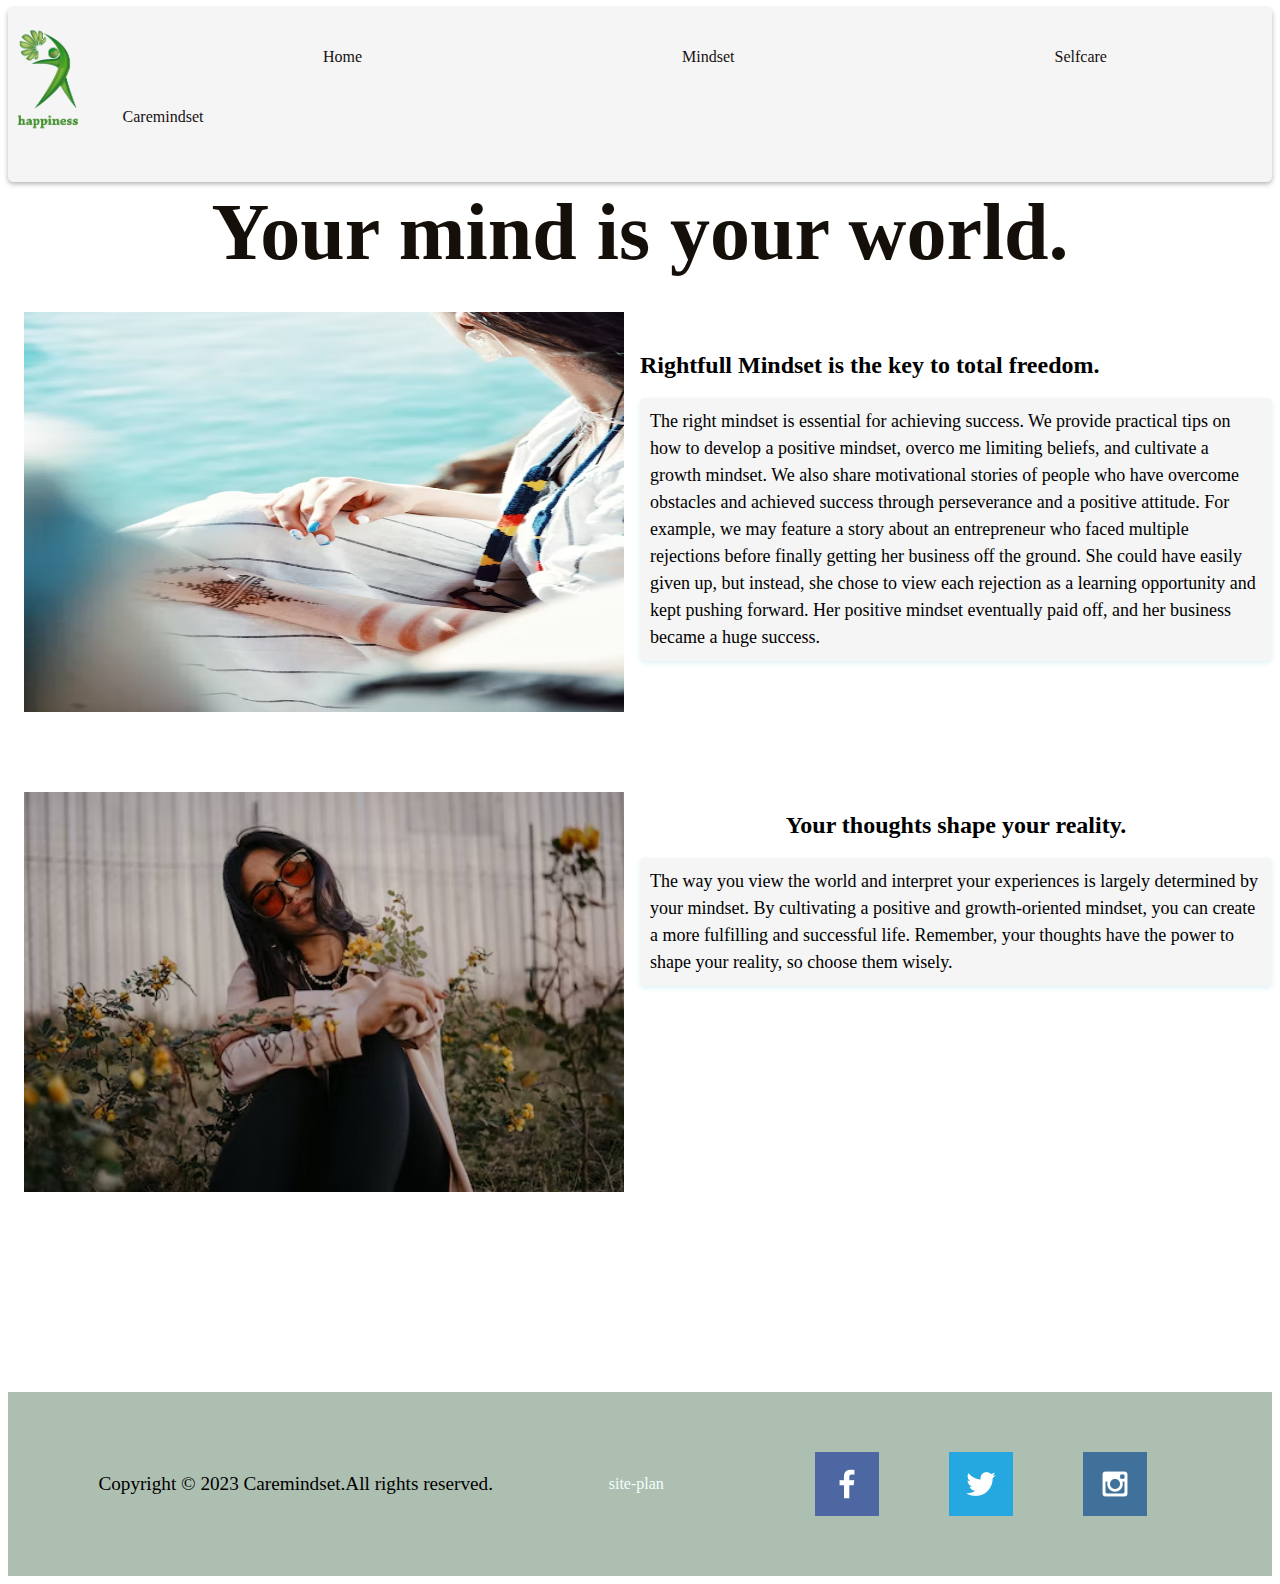
<file: wwr/achieves/mindset.html>
<!DOCTYPE html>
<html lang="en">
<head>
    <meta charset="UTF-8">
    <meta http-equiv="X-UA-Compatible" content="IE=edge">
    <meta name="viewport" content="width=device-width, initial-scale=1.0">
    <title>Mindset</title>
    <link rel="stylesheet" href="style3/stylemind.css">
</head>
<body>
    <div id="content">
    <header>
        <a id="logo_link" href="index.html">
            <img class="logo" src="happy.png" alt="Happiness logo"><p class="up">Caremindset</p>
        </a>
        <nav>
            <a href="Home.html">Home</a>
            <a href="mindset.html">Mindset</a>
            <a href="self-care.html">Selfcare</a>
        </nav>
    </header>
    <div id="happy">
        <section id="happy-msg">
            <h1 class="home-title">Your mind is your world.</h1>
        </section>
        
     </div>
    <main class="home-grid">
        <div class="happy-grid">
            <img id="happy-img" src="3.avif" alt="beautifil flower">
        
            <section class="h2-subhead">
                 <h2>Rightfull Mindset is the key to total freedom.</h2>
                 <p class="mainpara">
                The right mindset is essential for achieving success. We provide practical tips on how to develop a positive mindset, overco me limiting beliefs, and cultivate a growth mindset. We also share motivational stories of people who have overcome obstacles and achieved success through perseverance and a positive attitude.
        
                For example, we may feature a story about an entrepreneur who faced multiple rejections before finally getting her business off the ground. She could have easily given up, but instead, she chose to view each rejection as a learning opportunity and kept pushing forward. Her positive mindset eventually paid off, and her business became a huge success.
              </p>
            </section>  
        </div>
        <div id="happy-box">
            <img class="happy-img2" src="4.avif" alt="beautifil flower">
            <section class="h22">
              <h2 class="h23">Your thoughts shape your reality.</h2>
              <p class="mainpara">
                The way you view the world and interpret your experiences is largely determined by your mindset. By cultivating a positive and growth-oriented mindset, you can create a more fulfilling and successful life. Remember, your thoughts have the power to shape your reality, so choose them wisely.
              </p>
        
            </section>
       </div>
    </main>
    <footer>
        <p> Copyright © 2023 Caremindset.All rights reserved.</p>
        <a href="site-plan.html">site-plan</a>
        <div class="social">
            <a href="https://facebook.com" target="_blank">
                <img src="facebook.png" alt="fb icon">
            </a>
            <a href="http://twitter.com" target="_blank">
                <img src="twitter.png" alt="twitter icon">
            </a>
            <a href="https://instagram.com" target="_blank">
                <img src="instagram.png" alt="instagram icon">
            </a>
        </div>
    </footer>
    </div>
</body>
</html>
</file>
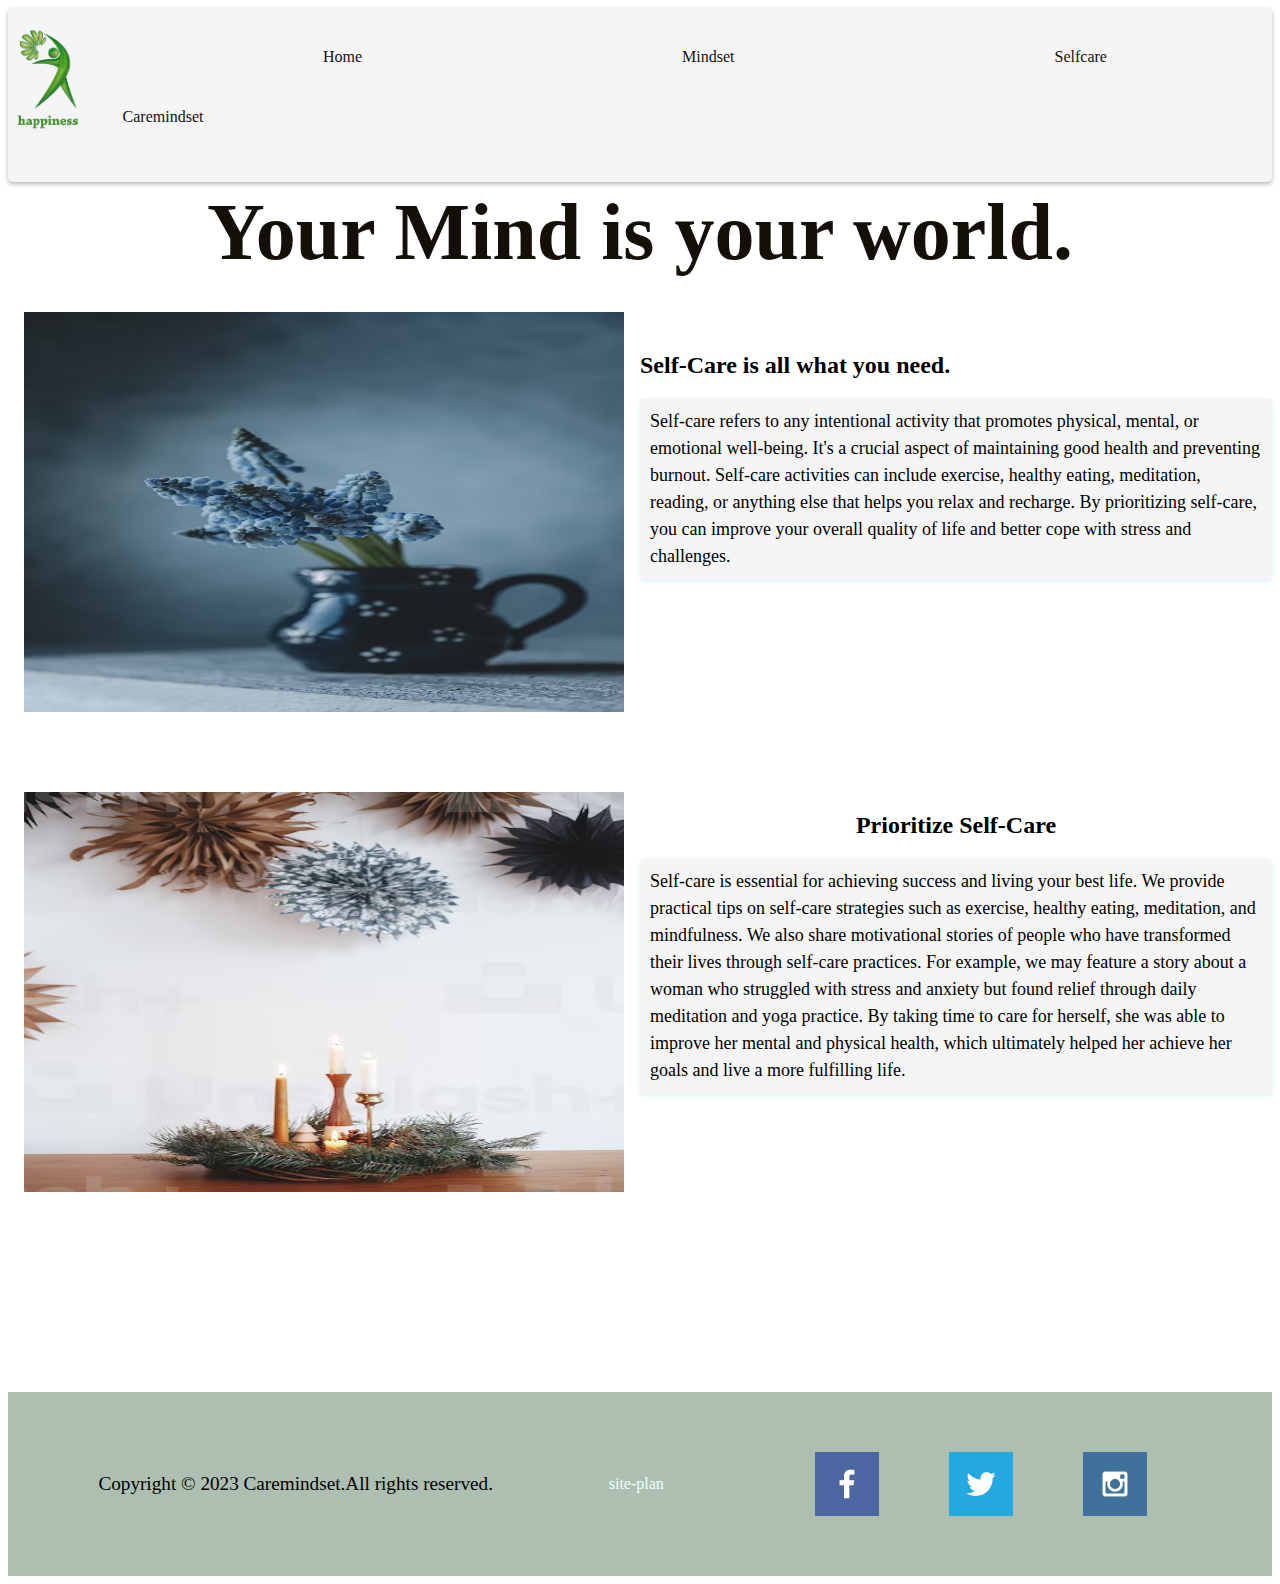
<file: wwr/achieves/self-care.html>
<!DOCTYPE html>
<html lang="en">
<head>
    <meta charset="UTF-8">
    <meta http-equiv="X-UA-Compatible" content="IE=edge">
    <meta name="viewport" content="width=device-width, initial-scale=1.0">
    <title>Mindset</title>
    <link rel="stylesheet" href="style3/styleselfcare.css">
</head>
<body>
    <div id="content">
    <header>
        <a id="logo_link" href="index.html">
            <img class="logo" src="happy.png" alt="Happiness logo"><p class="up">Caremindset</p>
        </a>
        <nav>
            <a href="Home.html">Home</a>
            <a href="mindset.html">Mindset</a>
            <a href="self-care.html">Selfcare</a>
        </nav>
    </header>
    <div id="happy">
        <section id="happy-msg">
            <h1 class="home-title">Your Mind is your world.</h1>
        </section>
        
     </div>
    <main class="home-grid">
        <div class="happy-grid">
            <img id="happy-img" src="5.avif" alt="beautifil flower">
        
            <section class="h2-subhead">
                 <h2>Self-Care is all what you need.  </h2>
                 <p class="mainpara">
                Self-care refers to any intentional activity that promotes physical, mental, or emotional well-being. It's a crucial aspect of maintaining good health and preventing burnout. Self-care activities can include exercise, healthy eating, meditation, reading, or anything else that helps you relax and recharge. By prioritizing self-care, you can improve your overall quality of life and better cope with stress and challenges.    
                
              </p>
           </section>
       </div>
       <div id="happy-box">
            <img class="happy-img2" src="6.avif" alt="beautifil flower">
            <section class="h22">
              <h2 class="h23">Prioritize Self-Care</h2>
              <p class="mainpara">
                Self-care is essential for achieving success and living your best life. We provide practical tips on self-care strategies such as exercise, healthy eating, meditation, and mindfulness. We also share motivational stories of people who have transformed their lives through self-care practices.

                For example, we may feature a story about a woman who struggled with stress and anxiety but found relief through daily meditation and yoga practice. By taking time to care for herself, she was able to improve her mental and physical health, which ultimately helped her achieve her goals and live a more fulfilling life.
              </p>
        
             </section>
       </div>
    </main>
    <footer>
        <p> Copyright © 2023 Caremindset.All rights reserved.</p>
        <a href="site-plan.html">site-plan</a>
        <div class="social">
            <a href="https://facebook.com" target="_blank">
                <img src="facebook.png" alt="fb icon">
            </a>
            <a href="http://twitter.com" target="_blank">
                <img src="twitter.png" alt="twitter icon">
            </a>
            <a href="https://instagram.com" target="_blank">
                <img src="instagram.png" alt="instagram icon">
            </a>
        </div>
    </footer>
    </div>
</body>
</html>
</file>
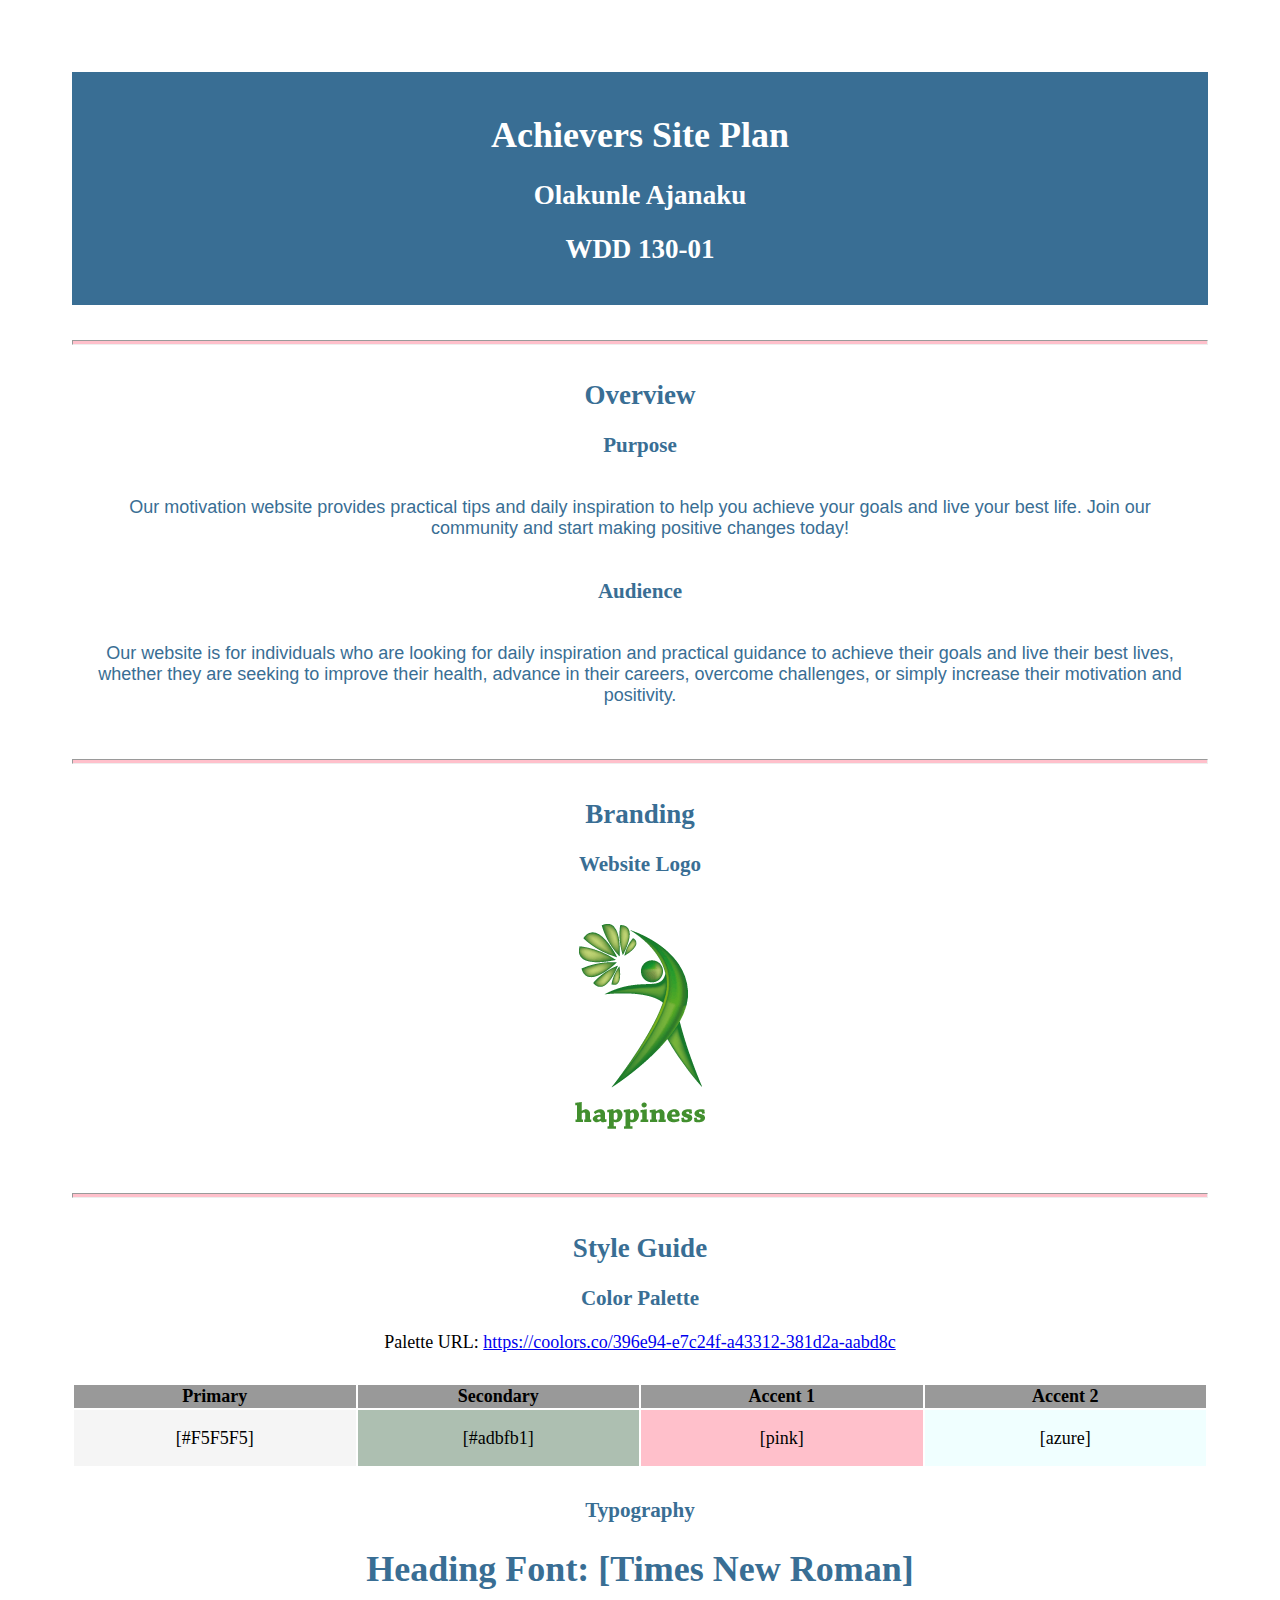
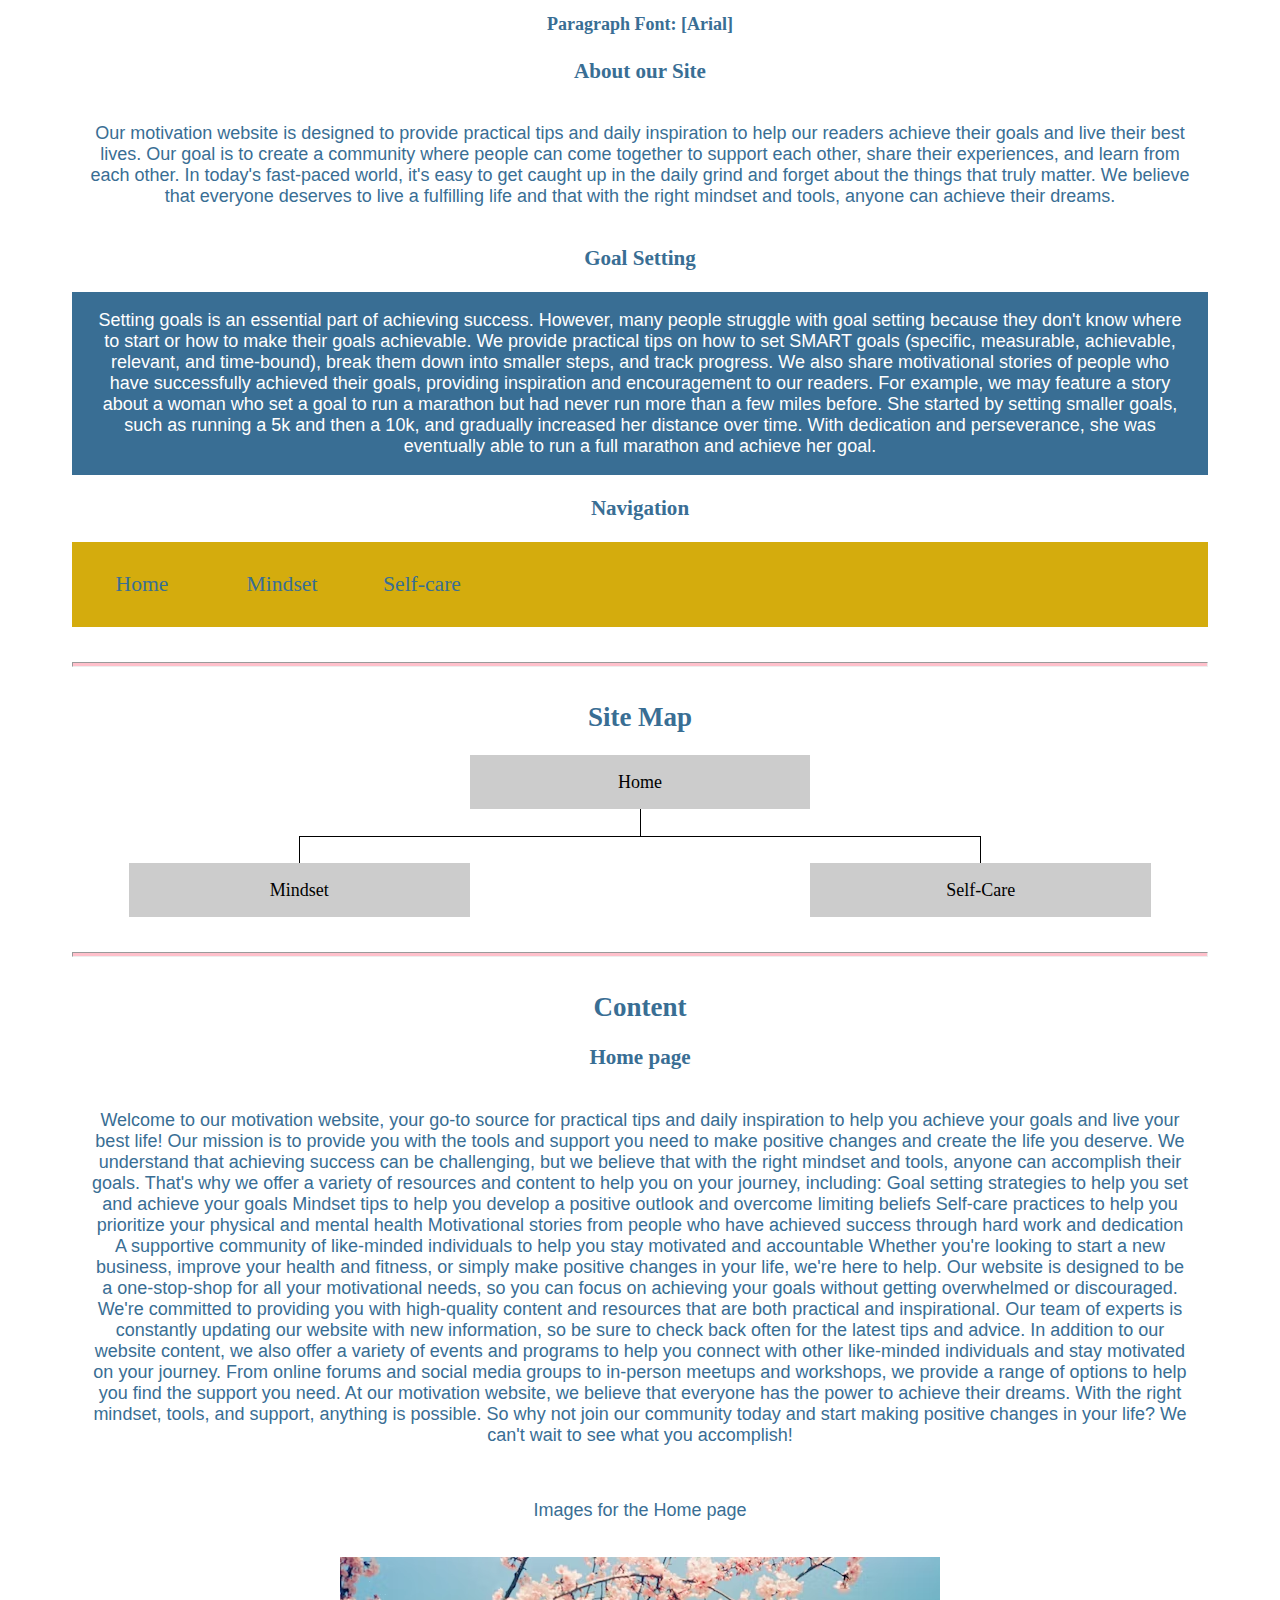
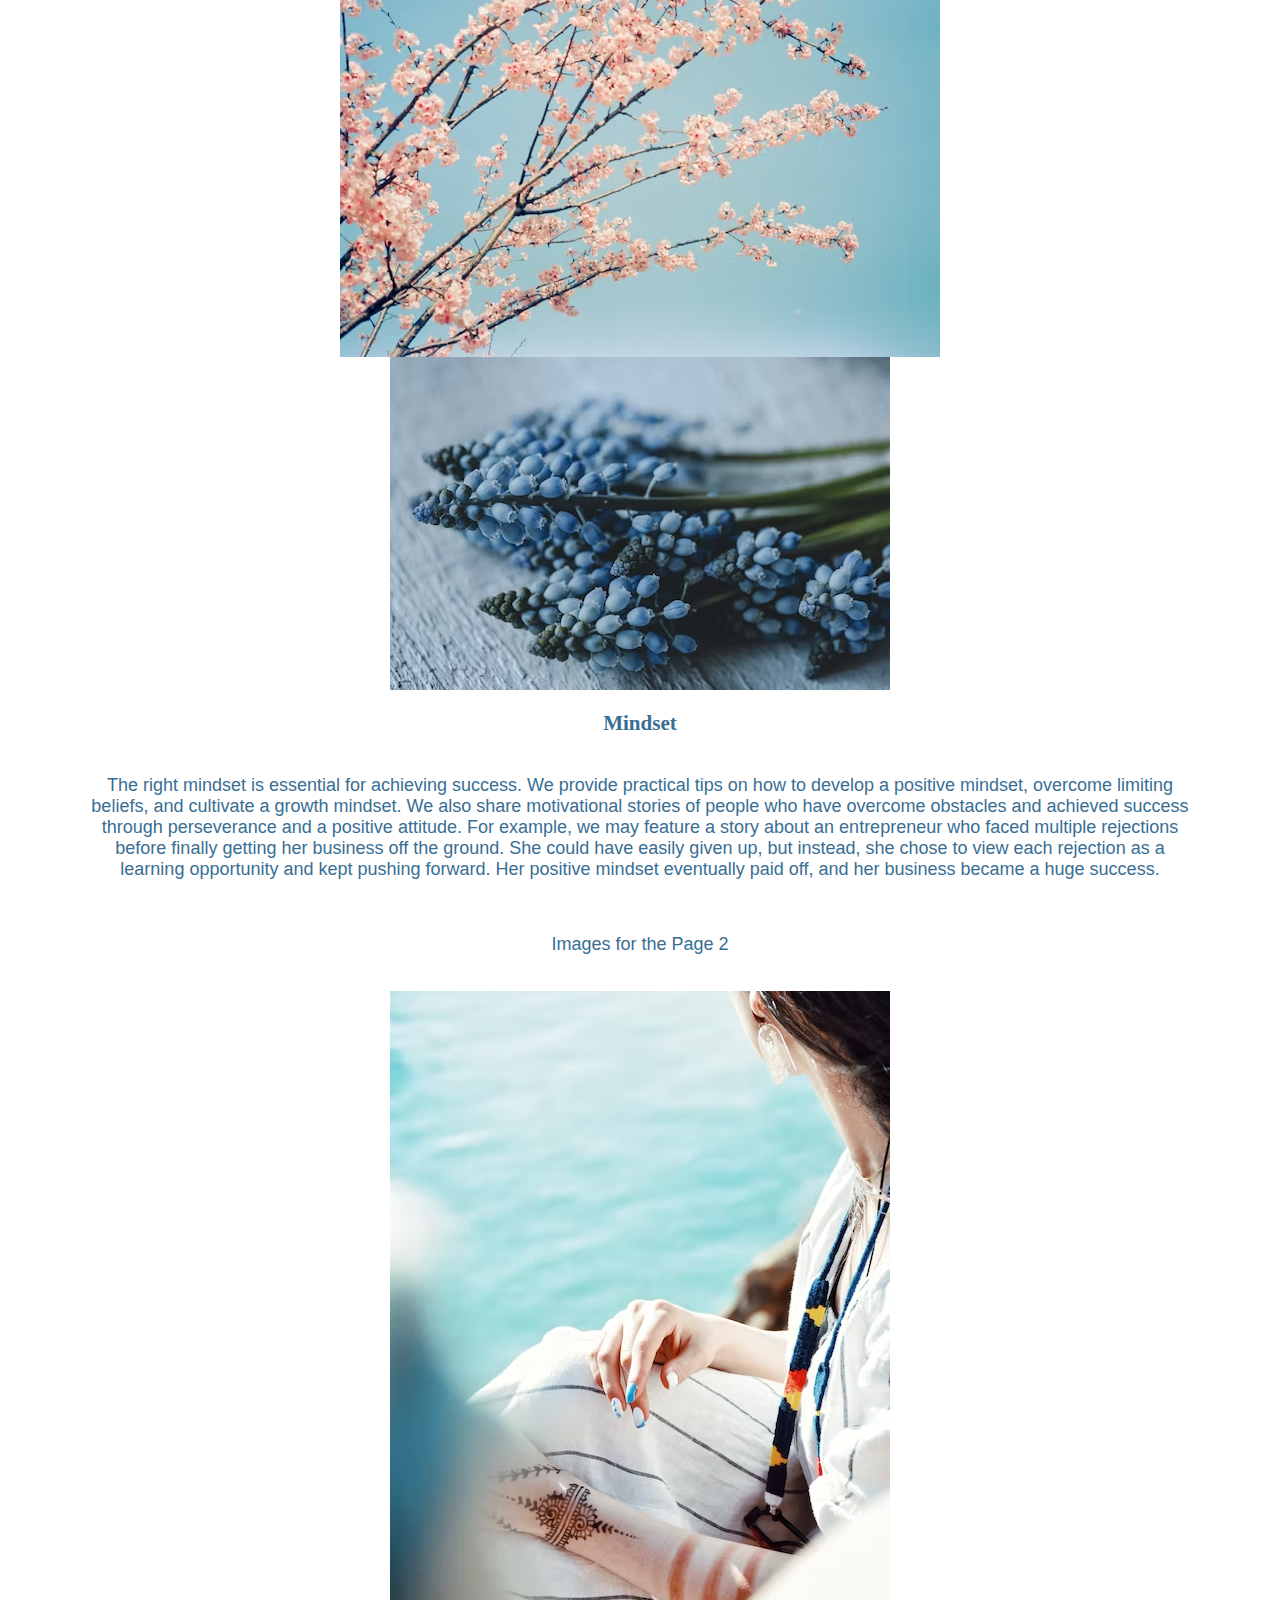
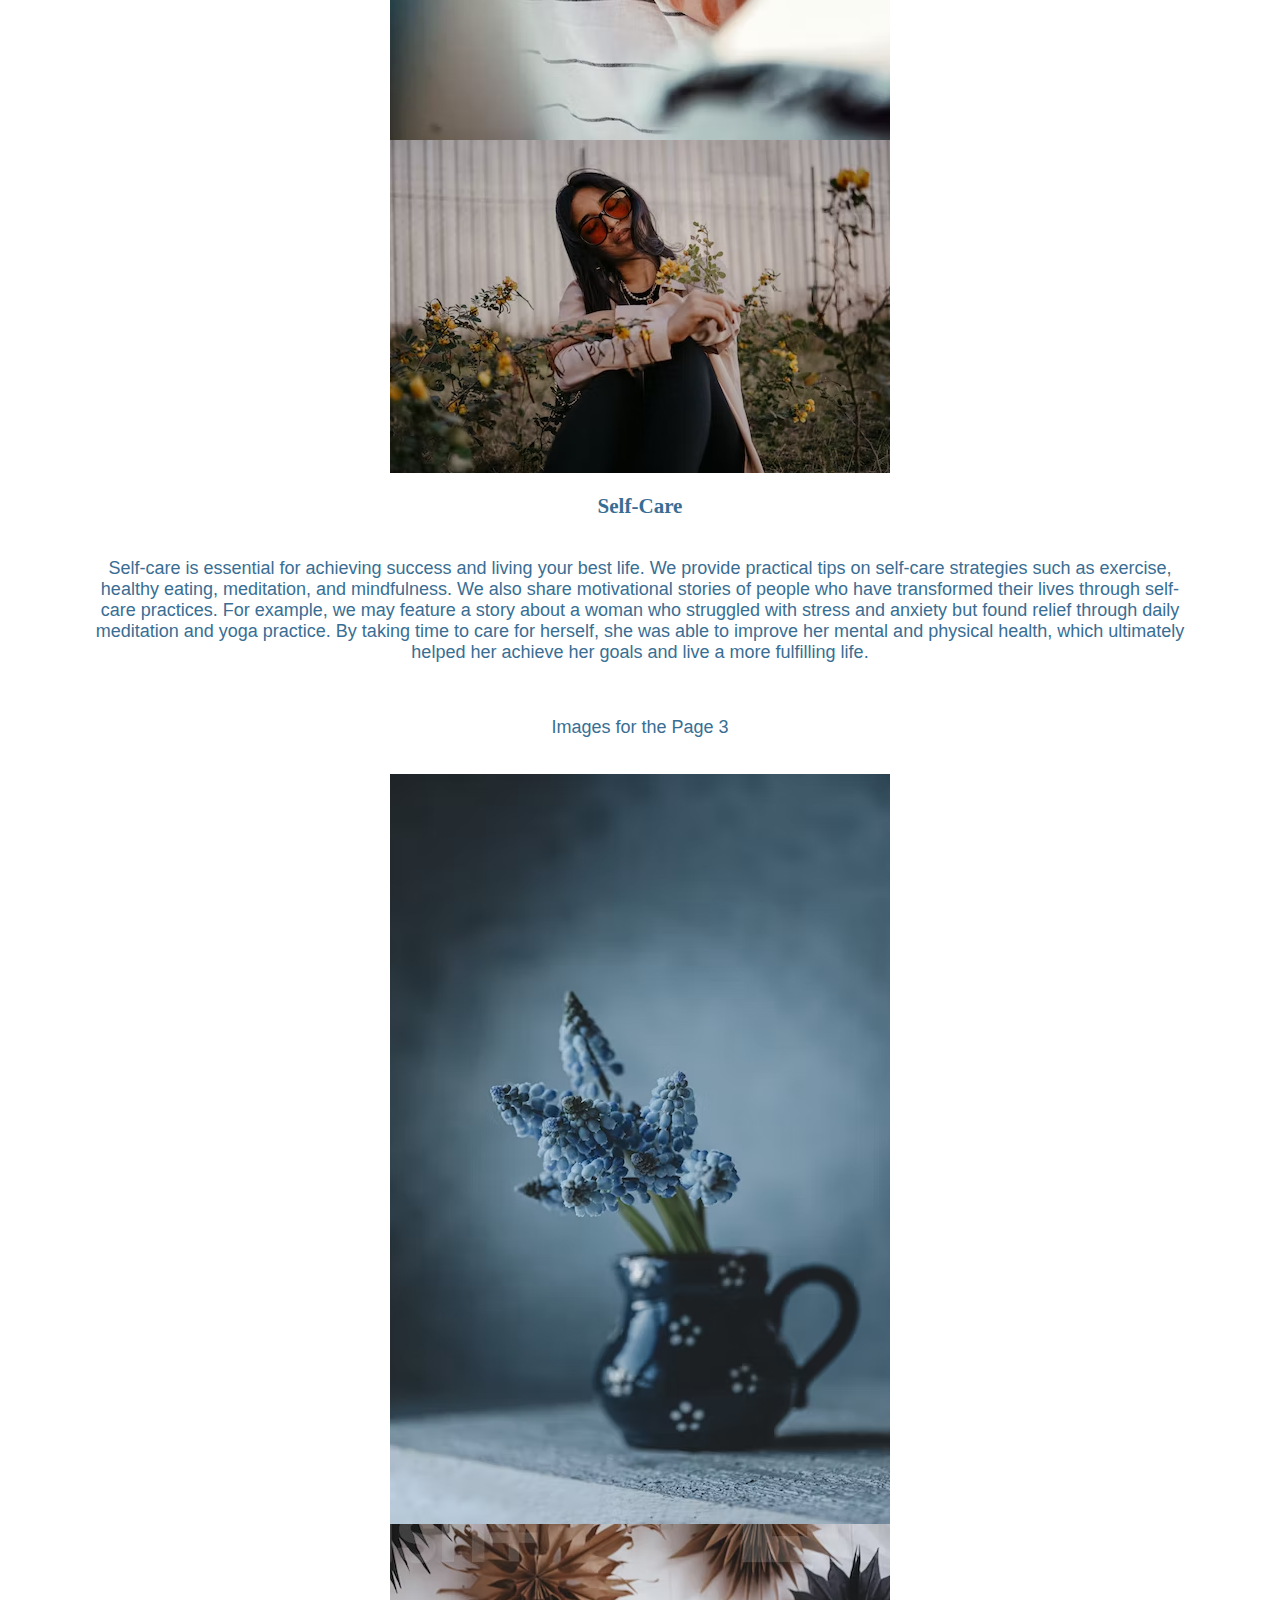
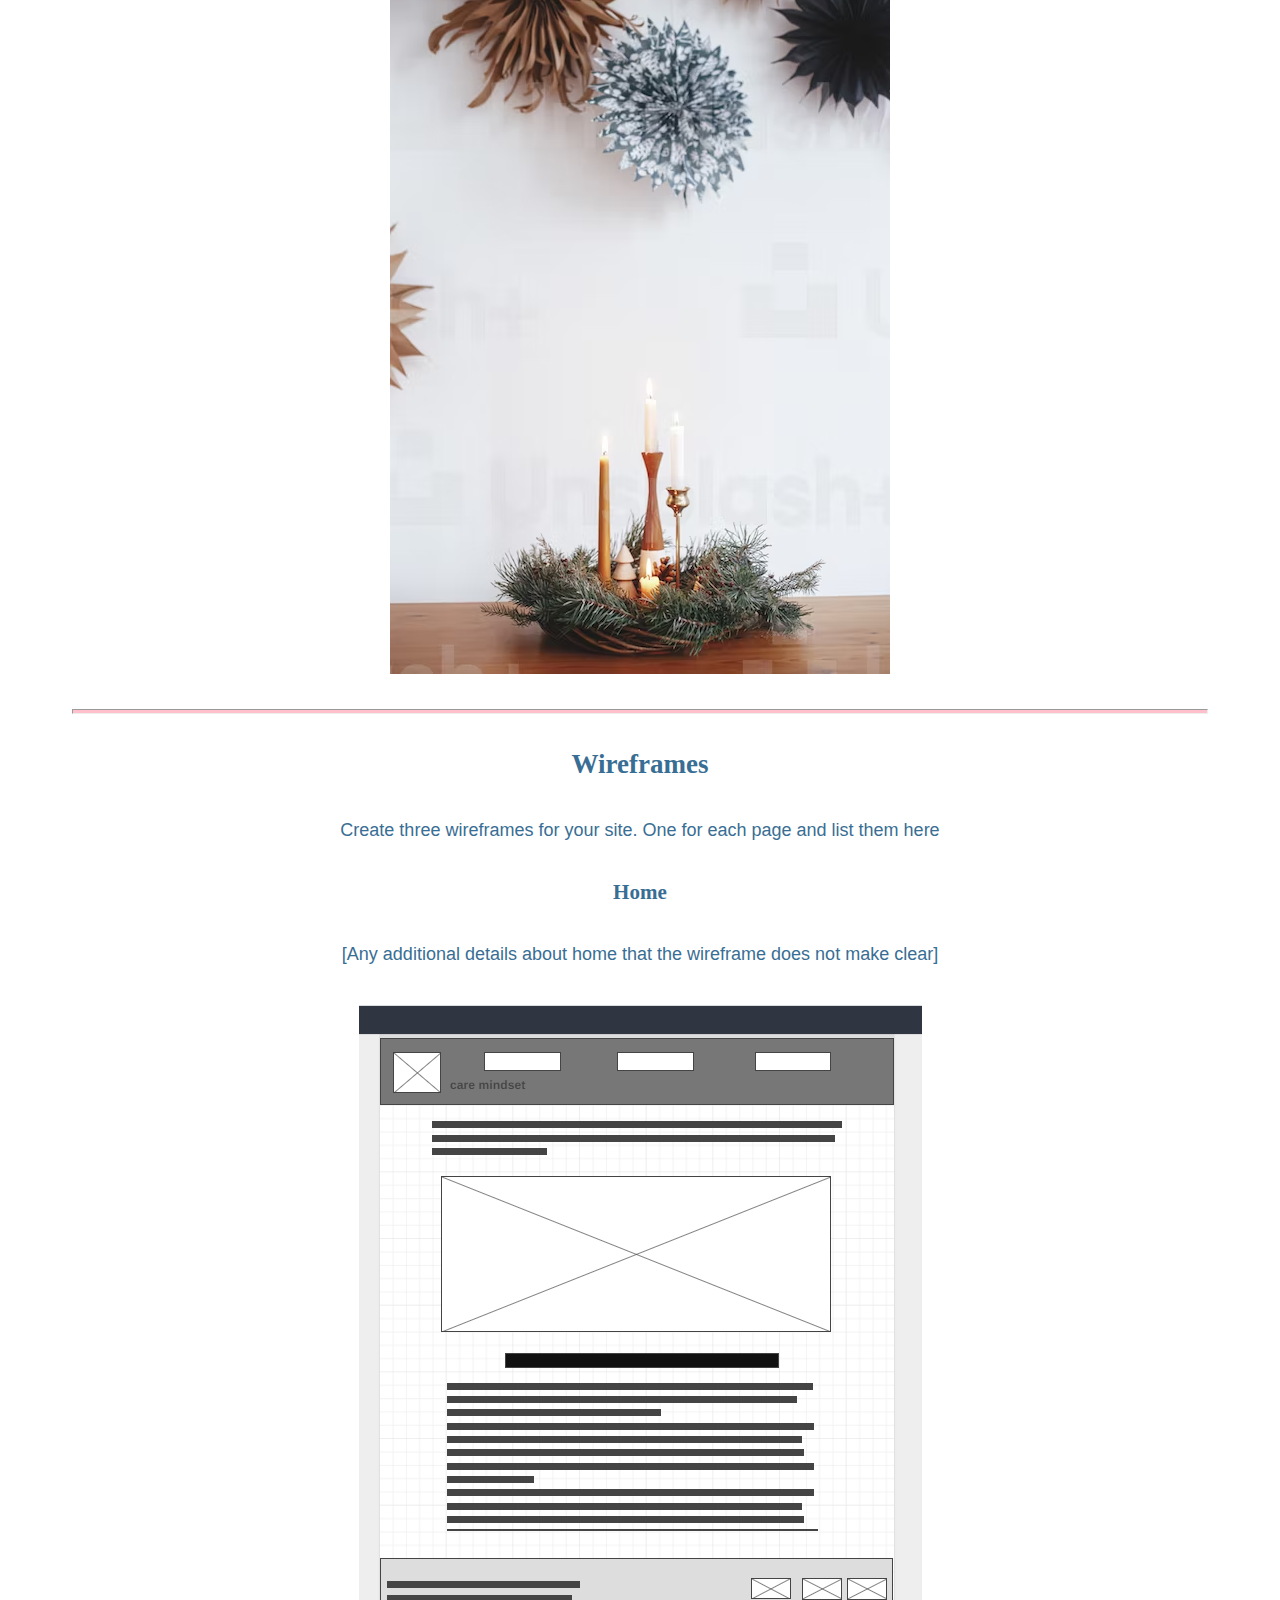
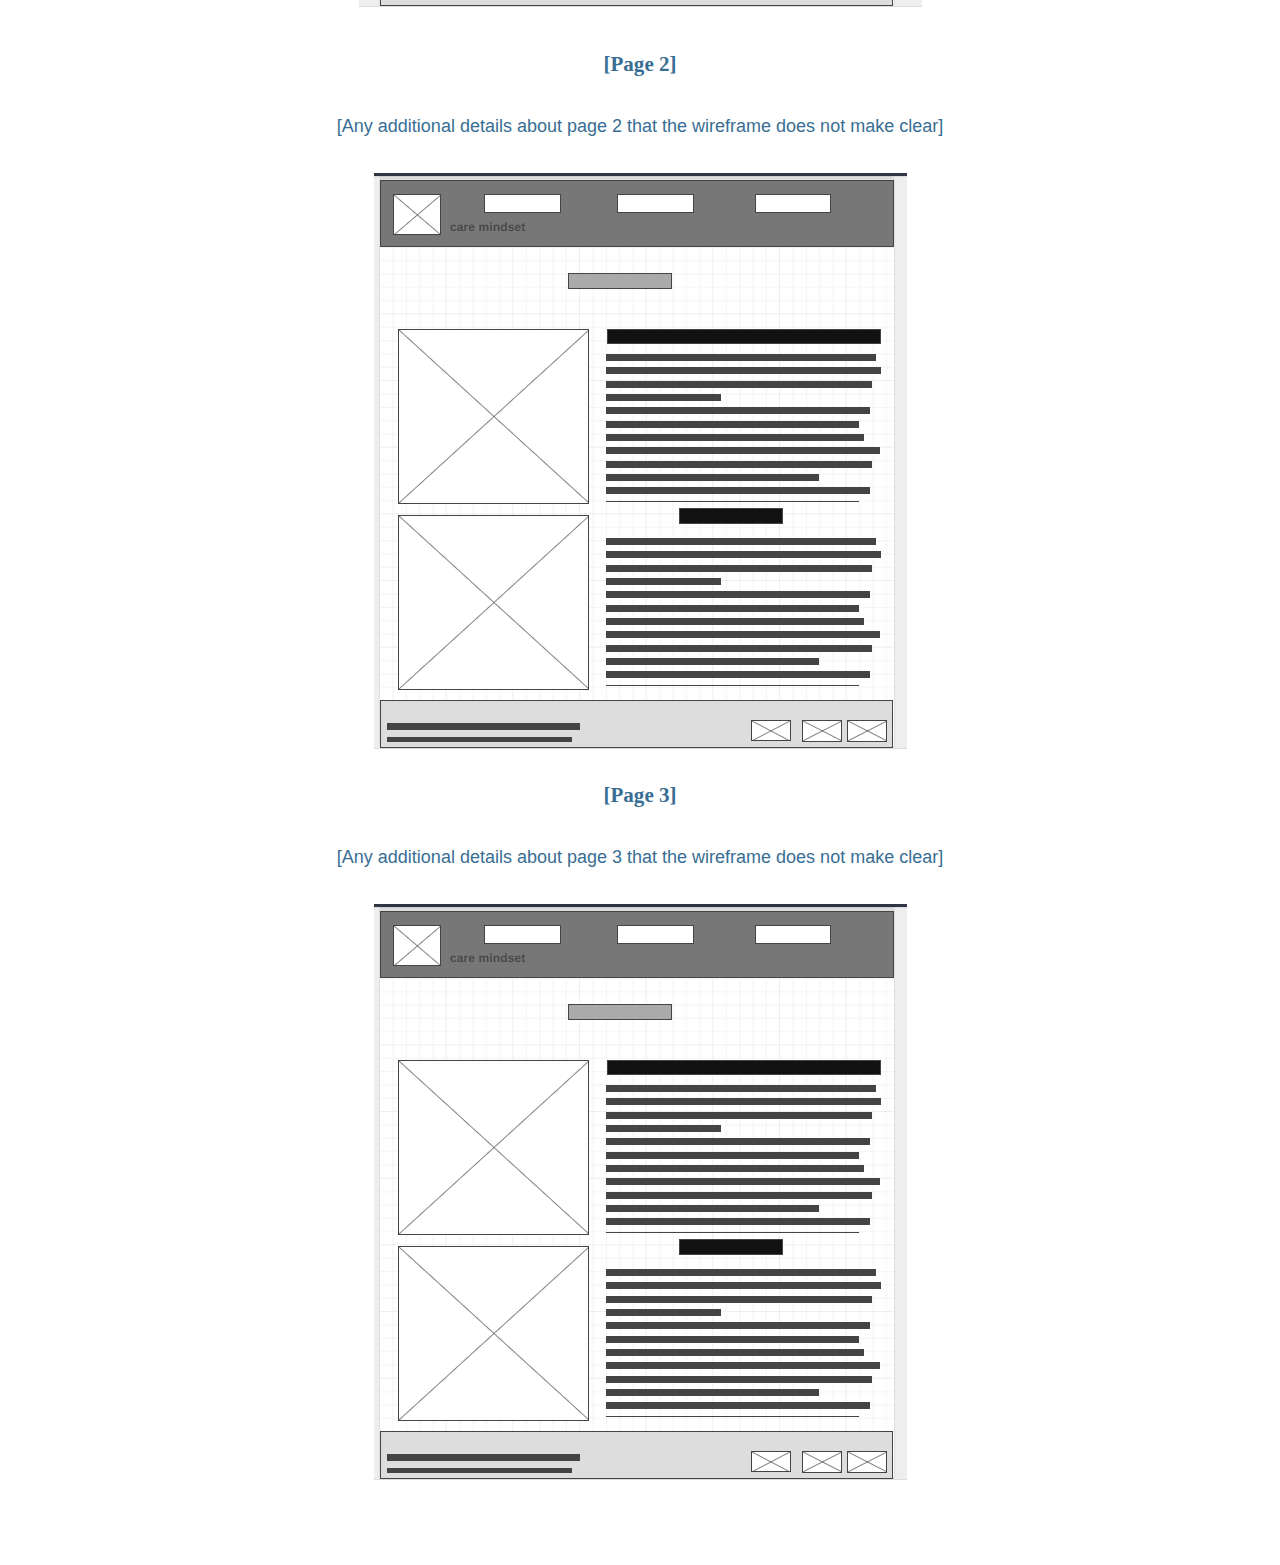
<file: wwr/achieves/site-plan.html>
<!DOCTYPE html>
<html lang="en-us">
    
  <head>
    <meta charset="utf-8">
    <title>Site Plan</title>
    <link type="text/css" rel="stylesheet" href="styles/site-plan.css">
  </head>

  <body>
    <header>
      <h1>Achievers Site Plan</h1>
      <h2>Olakunle Ajanaku</h2>
      <h2>WDD 130-01</h2>
      <!-- In the header above, add the name or your site, your name and class number. For example if you are in section 3 you would put WDD 130.03 -->
    </header>
    <main>

      <!-- ------------------------Steps 2-3------------------------------ -->
      <hr>
      <h2>Overview</h2>
      <h3>Purpose</h3>
      <p>Our motivation website provides practical tips and daily inspiration to help you achieve your goals and live your best life. Join our community and start making positive changes today!</p>  <!-- change this -->


      <h3>Audience</h3>
      <p>Our website is for individuals who are looking for daily inspiration and practical guidance to achieve their goals and live their best lives, whether they are seeking to improve their health, advance in their careers, overcome challenges, or simply increase their motivation and positivity.</p>  <!-- change this -->

      <hr>
      <h2>Branding</h2>
      <h3>Website Logo</h3>
      <!-- Replace this with some sort of logo for your site.  A logo can be as simple as the name of your site in a nice font :) -->
      <img src="happy.png" alt="Logo image">
      <hr>
      <h2>
        Style Guide
      </h2>

      <!-- ------------------------Steps 4-8------------------------------ -->

      <h3>
        Color Palette
      </h3>
      <!--  The colors you choose for a website are one of the most important decisions you will make. Follow the instructions on the activity in iLearn then return and replace the color codes below with the hex color codes (the 6 digit numbers that show at the bottom of each color) for the colors you have chosen below.  You should have at least 2 colors but do not have to fill in all 4 if you do not need them.  -->

      <!-- Copy and paste the URL to your finished palette below Make sure to paste it into both spots -->
      Palette URL: <a href="https://coolors.co/396e94-e7c24f-a43312-381d2a-aabd8c" target="_blank">https://coolors.co/396e94-e7c24f-a43312-381d2a-aabd8c</a>


      <table class="colors">
        <tr><th>Primary</th><th>Secondary</th><th>Accent 1</th><th>Accent 2</th></tr>
        <!-- Replace the numbers in the boxes below with your hex color codes. Then switch to the site-plan.css file and change your colors there as well. -->
        <tr><td class="primary">[#F5F5F5]</td><td class="secondary">[#adbfb1]</td><td class="accent1">[pink]</td><td class="accent2">[azure]</td></tr>
      </table>

      <!-- ------------------------Step 9------------------------------ -->

      <h3>
        Typography
      </h3>
      <!-- Choose a font for your paragraphs (body copy) and headlines. What font(s) have you chosen? Why did you choose what you did?  Make sure to review the list of web safe fonts at W3Schools.org as a starting point.  Think also about which of your colors above you might use for background and font colors. -->

      <h1>
        Heading Font: [Times New Roman]  <!-- change this -->
      </h1>
      <h4>
        Paragraph Font: [Arial]  <!-- change this -->
      </h4>
      <h3>
        About our Site
      </h3>
      <p>
        Our motivation website is designed to provide practical tips and daily inspiration to help our readers achieve their goals and live their best lives. Our goal is to create a community where people can come together to support each other, share their experiences, and learn from each other. In today's fast-paced world, it's easy to get caught up in the daily grind and forget about the things that truly matter. We believe that everyone deserves to live a fulfilling life and that with the right mindset and tools, anyone can achieve their dreams.
      </p>
      <h3>
        Goal Setting
      </h3>
      <p class="colored">
        Setting goals is an essential part of achieving success. However, many people struggle with goal setting because they don't know where to start or how to make their goals achievable. We provide practical tips on how to set SMART goals (specific, measurable, achievable, relevant, and time-bound), break them down into smaller steps, and track progress. We also share motivational stories of people who have successfully achieved their goals, providing inspiration and encouragement to our readers.

        For example, we may feature a story about a woman who set a goal to run a marathon but had never run more than a few miles before. She started by setting smaller goals, such as running a 5k and then a 10k, and gradually increased her distance over time. With dedication and perseverance, she was eventually able to run a full marathon and achieve her goal. 
      </p>

      <!-- ------------------------Step 10------------------------------ -->

      <h3>
        Navigation
      </h3>
      <!-- Think about how you want your navigation bar to look. In the site-plan.css file change the colors to your colors to get the look you desire. --> 
      <nav>
        <a href="#">Home</a>
        <a href="#">Mindset</a>
        <a href="#">Self-care</a>
      </nav>
      <hr>
      <h2>
        Site Map
      </h2>
      <div class="sitemap">
        <div class="sm-home">
          Home
        </div>
        <div class="sm-page2">
          Mindset <!-- change this -->
        </div>
        <div class="sm-page3">
          Self-Care  <!-- change this -->
        </div>

        <div class="top">
          &nbsp;
        </div>
        <div class="left">
          &nbsp;
        </div>
        <div class="right">
          &nbsp;
        </div>

      </div>

      <!-- --------Content Section -------------- -->
      <hr>
      <h2>
        Content
      </h2>
      <h3>Home page</h3>
      <p>
        Welcome to our motivation website, your go-to source for practical tips and daily inspiration to help you achieve your goals and live your best life! Our mission is to provide you with the tools and support you need to make positive changes and create the life you deserve.

        We understand that achieving success can be challenging, but we believe that with the right mindset and tools, anyone can accomplish their goals. That's why we offer a variety of resources and content to help you on your journey, including:

        Goal setting strategies to help you set and achieve your goals
        Mindset tips to help you develop a positive outlook and overcome limiting beliefs
        Self-care practices to help you prioritize your physical and mental health
        Motivational stories from people who have achieved success through hard work and dedication
        A supportive community of like-minded individuals to help you stay motivated and accountable
        Whether you're looking to start a new business, improve your health and fitness, or simply make positive changes in your life, we're here to help. Our website is designed to be a one-stop-shop for all your motivational needs, so you can focus on achieving your goals without getting overwhelmed or discouraged.

        We're committed to providing you with high-quality content and resources that are both practical and inspirational. Our team of experts is constantly updating our website with new information, so be sure to check back often for the latest tips and advice.

        In addition to our website content, we also offer a variety of events and programs to help you connect with other like-minded individuals and stay motivated on your journey. From online forums and social media groups to in-person meetups and workshops, we provide a range of options to help you find the support you need.

        At our motivation website, we believe that everyone has the power to achieve their dreams. With the right mindset, tools, and support, anything is possible. So why not join our community today and start making positive changes in your life? We can't wait to see what you accomplish!
      </p>
      <p>Images for the Home page</p>
        <img src="1.avif" alt="image for homepage">
        <img src="2.avif" alt="image for homepage">

      </ul>
      <h3>Mindset</h3>
      <p>
        The right mindset is essential for achieving success. We provide practical tips on how to develop a positive mindset, overcome limiting beliefs, and cultivate a growth mindset. We also share motivational stories of people who have overcome obstacles and achieved success through perseverance and a positive attitude.

        For example, we may feature a story about an entrepreneur who faced multiple rejections before finally getting her business off the ground. She could have easily given up, but instead, she chose to view each rejection as a learning opportunity and kept pushing forward. Her positive mindset eventually paid off, and her business became a huge success.
      </p>
      <p>Images for the Page 2</p>
        <img src="3.avif" alt="image for page">
        <img src="4.avif" alt="image for page">

      </ul>
      <h3>Self-Care</h3>
      <p>
        Self-care is essential for achieving success and living your best life. We provide practical tips on self-care strategies such as exercise, healthy eating, meditation, and mindfulness. We also share motivational stories of people who have transformed their lives through self-care practices.

        For example, we may feature a story about a woman who struggled with stress and anxiety but found relief through daily meditation and yoga practice. By taking time to care for herself, she was able to improve her mental and physical health, which ultimately helped her achieve her goals and live a more fulfilling life.
      </p>
      <p>Images for the Page 3</p>
        <img src="5.avif" alt="image for page3">
        <img src="6.avif" alt="image for page3">

      </ul>
      <hr>
      <h2>
        Wireframes
      </h2>
      <p>
        Create three wireframes for your site. One for each page and list them here</p>

      <h3>Home</h3>
      <p>         
        [Any additional details about home that the wireframe does not make clear]
      </p>
      <img src="personal 1.PNG" alt="home page wireframe">

      <h3>[Page 2]</h3>
      <p>         
        [Any additional details about page 2 that the wireframe does not make clear]
      </p>
      <img src="personal2.PNG" alt="page 2 wireframe">

      <h3>[Page 3]</h3>
      <p>         
        [Any additional details about page 3 that the wireframe does not make clear]
      </p>
      <img src="personal2.PNG" alt="page 3 wireframe">
    </main>
    
  </body>

</html>
</file>
<file: wwr/styles2/style.css>
#content{
    max-width: 1600px;
    margin: 0 auto;
}
header{
    display: grid;
    grid-template-columns: 150px auto;
    
}
#logo_link {
    padding-top: 5px;
    justify-self: center;
    align-self: center;
}
.logo{
    width: 80px;
}
nav{
    display: flex;
    justify-content: space-around;
}
a{
    text-align: left;
    color: white;
    text-decoration: none;
    padding: 35px;
    display: flex;
    justify-content: space-around;
}
nav a:hover{
    background-color: rgba(21, 46, 3, 0.7);
    color: pink;
}
.card-img:hover {
    opacity: .6;
    transform: scale(1.1);
}
     
.book:hover, .join:hover{
    background-color: black;
    color: whitesmoke;
}
#hero {
    display: grid;
    grid-template-columns: 1fr 3fr 1fr;
    margin-top: -100px;
}
#hero-box {
    grid-column: 1/4;
    grid-row: 1/3;
    z-index: -1;
}
#hero-img{
    width: 100%;
}
#hero-msg {
    grid-column: 2/3;
    grid-row: 1/2;
    margin-top: 100px;
}

.home-title{
    color:antiquewhite;
    font-family: 'Times New Roman', Times, serif;
    font-size:  2em;
    margin-top: 10px;
    text-align: center;
}

#hero-msg h4 {
    color: white;
    text-align: center;
    
}
.button-box{
    text-align: center;
}
.book,.join{
    background-color: antiquewhite;
    color: black;
    text-decoration: none;
    font-size: 18px;
    margin-top: 50px;
    border-radius: 5px;
    padding: 15px 30px;
    width: fit-content;
    display: block;
    margin: 0 auto;
    
    
}
.home-grid{
    display: grid;
    grid-template-columns: 1fr 1fr 1fr 1fr 1fr 1fr  1fr 1fr 1fr 1fr ;
}
.rivers-card{
    grid-column: 2/4;
    grid-row: 2/3;
}

.card-img{
    border:10px solid black ;
    transition: transform .5s;
    box-shadow: 5px 5px 10px #6f7364;
    width: 100%;
 }
.icon{
    width: 80px;
    padding-top: 10px;
}
.Camping-card{
    grid-column: 5/7;
    grid-row: 2/3;

}
.rapids-card{
    grid-column: 8/10;
    grid-row: 2/3;
}
#background{
    grid-column: 1/11;
    grid-row: 4/9;
    background-color: whitesmoke;
    height: 725px;
}
.mountains {
    width: 100%;
    grid-column: 2/7;
    grid-row: 5/8;
    box-shadow: 5px 5px 10px #6f7364;
}
.msg {
    background-color: #6f7364;
    padding: 35px;
    grid-column: 6/10;
    grid-row: 6/7;
    box-shadow: 5px 5px 10px #6f7364;
    line-height: 1.5em;
}
.msg h2{
    color: black;
}
.msg p{
    color: brown;
    font-size: .8em;
    padding-bottom: 15px;
}





main section{
    text-align: center;
    box-sizing: content-box;
}

body{
    background-color: wheat;
    margin: 0;
    padding: 0;
}




footer {
    background-color: #6f7364;
    padding: 25px 50px;
    margin-top: 200px; 
    display: flex;
    justify-content: space-around;
    align-items: center;
    flex-direction: row;
}
footer a{
    color: azure;
    text-decoration: none;
    
    
    
}
footer a:hover{
    color: aquamarine;
}



footer p{
    font-size: 1.2em;
}
footer p a:hover{
    text-decoration: underline;
}

.social {
    display: flex;
    justify-content: center;
    
  }
  
  






@media screen and (max-width: 900px) {
    #hero, .home-grid {
        display: block;
        height: auto;
    }
    nav, footer {
        flex-direction: column;
    }
    nav a {
        display: block;
        padding: 15px;
    }
    #hero {
        margin-top: 0;
    }
    #hero-msg {
        margin-top: 0;
    }
    #hero-msg h4 {
        display: none;
    }
    .home-title {
        font-size: 25px;
        color: #6f7364;
    }
    .rivers-card, .camping-card, .rapids-card { 
        margin: 50px auto;
        width: 60%;
    }
    #background {
        display: none;
    }
    .mountains, .msg {
        width: 80%;
        display: block;
        margin: 0 auto;
    }
    footer {
        margin-top: 25px;
    }
}


/** This is the Css for the Blog page**/
#contentblog {
    max-width: 1600px;
    margin: 0 auto;
}
#blog-img{
    width: 100%;
}
.Ntext{
    text-align: center;
}

p{
    text-align: justify;
    line-height: 1.8;
    font-size: 15px;
}
</file>
<file: wwr/achieves/style3/stylehome.css>
#content{
    max-width: 1600px;
    margin: 0 auto;
}
header{
    display: grid;
    grid-template-columns: 150px auto;
    background-color: #F5F5F5;
    border-radius: 5px;
    padding: 5px;
    box-shadow: 0px 2px 5px rgba(0,0,0,0.3);
}
#logo_link {
    padding-top: 5px;
    justify-self: center;
    align-self: center;
}
.up{
    margin-top: 90px;
    
}
.logo{
    width: 150px;
}
nav{
    display: flex;
    justify-content: space-around;
}
a{
    text-align: left;
    color: rgb(23, 17, 17);
    text-decoration: none;
    padding: 35px;
    display: flex;
    justify-content: space-around;
}
nav a:hover{
    background-color: rgba(21, 46, 3, 0.7);
    color: pink;
}
.home-title{
    color:rgb(20, 15, 9);
    font-family: 'Times New Roman';
    font-size:  5em;
    margin-top: 5px;
    text-align: center;
}
.parafont{
    font-family: Arial;
}
#happy-img{
  display: block;
  margin: 0 auto;
  width: 1000px;
  height: 400px;
  margin-top: -50px;
}
.h22{
    text-align: center;
    font-size: 25px;
}
.mainpara {
    background-color: #F5F5F5;
    border-radius: 5px;
    padding: 10px;
    font-size: 18px;
    line-height: 1.5;
    margin-bottom: 29px;
    box-shadow: 0px 2px 5px rgba(140, 213, 227, 0.3);
  }
  
  .dropbtn {
    background-color: #04AA6D;
    color: white;
    padding: 16px;
    font-size: 16px;
    border: none;
    
  }
  
  .dropdown {
    position: relative;
    display: inline-block;
    
  }
  
  .dropdown-content {
    display: none;
    position: absolute;
    background-color: #f1f1f1;
    min-width: 160px;
    box-shadow: 0px 8px 16px 0px rgba(0,0,0,0.2);
    z-index: 1;
  }
  
  .dropdown-content a {
    color: black;
    padding: 12px 16px;
    text-decoration: none;
    display: block;
  }
  
  .dropdown-content a:hover {background-color: #ddd;}
  
  .dropdown:hover .dropdown-content {display: block;}
  
  .dropdown:hover .dropbtn {background-color: #3e8e41;}
  footer {
    background-color: #adbfb1;
    padding: 25px 50px;
    margin-top: 200px; 
    display: flex;
    justify-content: space-around;
    align-items: center;
    flex-direction: row;
}
footer a{
    color: azure;
    text-decoration: none;
    
    
    
}
footer a:hover{
    color: aquamarine;
}
footer p{
    font-size: 1.2em;
}
footer p a:hover{
    text-decoration: underline;
}

.social {
    display: flex;
    justify-content: center;
    
  }
</file>
<file: week6/positionstyles.css>
/* CSS - Name: "positionstyles.css" */
/* Activity 1 styles */
.content1 {
  /* This is the parent of the activity 1 boxes. */
  display: grid;
  grid-template-columns: 1fr 1fr;
  justify-items: center;
  grid-gap: 20px;
}
.red1 { 
  width: 100%; 
  height: 100px; 
  background-color: red; 
  grid-column: 1/3;

} 
.green1 {
  width: 200px; 
  height: 200px; 
  background-color: green; 

} 
.yellow1 {
  width: 200px; 
  height: 200px; 
  background-color: gold; 
} 
.blue1 {
  width: 100%; 
  height: 100px; 
  background-color: blue; 
  grid-column: 1/3;
} 
/* Activity 2 styles */ 
.content2 {
  /* This is the parent of the activity 2 boxes. */
  display: grid;
  grid-template-columns: 50px 50px 50px 50px 50px;
   
}
.red2 {
  width: 100px; 
  height: 100px; 
  background-color: red;
  grid-column: 1; 
} 
.green2 { 
  width: 100px; 
  height: 100px; 
  background-color: green;
  grid-column:2 ; 
  margin-top: 50px;
} 
.yellow2 {
  width: 100px; 
  height: 100px; 
  background-color: gold; 
  grid-column: 3;
  margin-top: 100px;
} 
.blue2 {
  width: 100px; 
  height: 100px; 
  background-color: blue; 
  grid-column: 4;
  margin-top: 150px;

} 
/* Activity 3 styles */ 
.content3 {
  /* This is the parent of the activity 3 boxes. */
  display: grid;
  grid-template-columns: 1fr 1fr;
  justify-items: center;
  column-gap: 100px;
  
}
.red3 {
  width: 100%; 
  height: 100px; 
  background-color: red;
  grid-column: 1/3; 
  
} 
.green3 {
  width: 100%; 
  height: 200px; 
  background-color: green;
  grid-column: 1;
  
  
} 
.yellow3 {
  width: 100%; 
  height: 200px; 
  background-color: gold;
  grid-column: 2;
   
  
} 
.blue3 {
  width: 100%;
  height: 100px; 
  background-color: blue; 
  grid-column: 1/3; 
  
 
} 
/* Activity 4 styles */ 
.content4 {
  /* This is the parent of the activity 4 boxes. */
  display: grid;
  grid-template-columns: 1fr 1fr;
  grid-row: 3;
  height: 400px;
}
.red4 {
  width: 100%; 
  height: 100%; 
  background-color: red; 
  grid-row: 1/4;

} 
.green4 {
  width: 100%; 
  height: 100%; 
  background-color: green;
  grid-row: 1;
  grid-column: 2;
} 
.yellow4 {
  width: 100%; 
  height: 100%; 
  background-color: gold; 
  grid-row: 2;
  grid-column: 2;
} 
.blue4 {
  width: 100%; 
  height: 100%; 
  background-color: blue; 
  grid-row: 3;
  grid-column: 2;
} 
/* Activity 5 styles */ 
.content5 {
  /* This is the parent of the activity 5 boxes. */
  height: 400px;
}
.red5 { 
  width: 100%; 
  height: 100px; 
  background-color: red; 
} 
.green5 { 
  width: 200px; 
  height: 200px; 
  background-color: green;
  float:left; 

} 
.yellow5 {
  width: 100%; 
  height: 250px; 
  background-color: gold; 
  

} 
.blue5 {
  width: 100%; 
  height: 100px; 
  background-color: blue; 
} 
/* Activity 6 styles */ 
.content6 {
  /* This is the parent of the activity 6 boxes. */
  display: grid;
  grid-template-columns: 100px 100px 100px 100px 100px 100px;
  grid-row: 100px 100px 100px 100px 100px 100px;
}
.red6 {
  width: 400px; 
  height: 200px; 
  background-color: red; 
  grid-row: 1/3;
  grid-column: 1/5;
  z-index: 0;
} 
.green6 {
  width: 200px; 
  height: 200px; 
  background-color: green; 
  grid-row: 5/7;
  grid-column: 1/3;
  z-index: 2;
} 
.yellow6 {
  width: 200px; 
  height: 400px; 
  background-color: gold; 
  grid-row: 3/7;
  grid-column: 5/7;
  z-index: 2;
} 
.blue6 {
  width: 400px; 
  height: 400px; 
  background-color: blue; 
  grid-row: 2/6;
  grid-column: 2/6;
  z-index: 1;
} 


/* Do not make any changes below here */
.activity {
  width: 70%; 
  margin: 20px auto; 
  font-family: Arial, sans-serif; 
  border: 1px solid black; 
  padding: 10px; 
  clear:both; 
  overflow: auto;
} 

.hint {
  border: 1px solid grey;
  background: #e0e0e0;
  padding: .5em;
  position: relative;
  margin: 1em 0;
}
.hint h3 {
  margin: 0;
}
.hint:hover {
  background: #d0d0d0;
}
.hint > div {
  display: none;
}

.hint input[type=checkbox] {
  position: absolute;
  width: 100%;
  height: 100%;
  opacity: 0;
  z-index: 1;
  cursor: pointer;
}

.hint input[type=checkbox]:checked ~ div {
  display: block;
}

.hint i {
  position: absolute;
  transform: translate(-6px, 0);
  margin-top: 16px;
  right: 10px;
  top: -3px;
}
.hint i:before, .hint i:after {
  content: "";
  position: absolute;
  background-color: black;
  width: 3px;
  height: 9px;
}
.hint i:before {
  transform: translate(2px, 0) rotate(45deg);
}
.hint i:after {
  transform: translate(-2px, 0) rotate(-45deg);
}

.hint input[type=checkbox]:checked ~ i:before {
  transform: translate(-2px, 0) rotate(45deg);
}
.hint input[type=checkbox]:checked ~ i:after {
  transform: translate(2px, 0) rotate(-45deg);
}
.hint a {
  position: relative;
  z-index: 1;
}
</file>
<file: wwr/achieves/style3/stylemind.css>
#content{
    max-width: 1600px;
    margin: 0 auto;
}
header{
    display: grid;
    grid-template-columns: 150px auto;
    background-color: #F5F5F5;
    border-radius: 5px;
    padding: 5px;
    box-shadow: 0px 2px 5px rgba(0,0,0,0.3);
}
#logo_link {
    padding-top: 5px;
    justify-self: center;
    align-self: center;
}
.up{
    margin-top: 90px;
    
}
.logo{
    width: 150px;
}
nav{
    display: flex;
    justify-content: space-around;
}
a{
    text-align: left;
    color: rgb(23, 17, 17);
    text-decoration: none;
    padding: 35px;
    display: flex;
    justify-content: space-around;
}
nav a:hover{
    background-color: rgba(21, 46, 3, 0.7);
    color: pink;
}

.home-title{
    color:rgb(20, 15, 9);
    font-family: 'Times New Roman', Times, serif;
    font-size:  5em;
    margin-top: 5px;
    text-align: center;
}

.happy-grid{ display: grid;
    grid-template-columns: 1fr 1fr;
    justify-items: center;
}
#happy-img{
  grid-column: 1;
  margin: 0 auto;
  width: 600px;
  height: 400px;
  margin-top: -20px;
}
.h2-subhead{ grid-row: 1fr;

}
#happy-box{ display: grid;
    grid-template-columns: 1fr 1fr;
    justify-items: center;
}

.happy-img2{
    grid-column: 1;
    margin: auto;
    width: 600px;
    height: 400px;
    margin-top: 80px;
    
  }
.h22{
    grid-column: 1fr;
    margin-top: 80px ;
}
.h23{
    text-align: center;
}
.mainpara {
    background-color: #F5F5F5;
    border-radius: 5px;
    padding: 10px;
    font-size: 18px;
    line-height: 1.5;
    margin-bottom: 29px;
    box-shadow: 0px 2px 5px rgba(140, 213, 227, 0.3);
  }
  
  
  
  footer {
    background-color: #adbfb1;
    padding: 25px 50px;
    margin-top: 200px; 
    display: flex;
    justify-content: space-around;
    align-items: center;
    flex-direction: row;
}
footer a{
    color: azure;
    text-decoration: none;
    
    
    
}
footer a:hover{
    color: aquamarine;
}
footer p{
    font-size: 1.2em;
}
footer p a:hover{
    text-decoration: underline;
}

.social {
    display: flex;
    justify-content: center;
    
  }
</file>
<file: wwr/achieves/style3/styleselfcare.css>
#content{
    max-width: 1600px;
    margin: 0 auto;
}
header{
    display: grid;
    grid-template-columns: 150px auto;
    background-color: #F5F5F5;
    border-radius: 5px;
    padding: 5px;
    box-shadow: 0px 2px 5px rgba(0,0,0,0.3);
}
#logo_link {
    padding-top: 5px;
    justify-self: center;
    align-self: center;
}
.up{
    margin-top: 90px;
    
}
.logo{
    width: 150px;
}
nav{
    display: flex;
    justify-content: space-around;
}
a{
    text-align: left;
    color: rgb(23, 17, 17);
    text-decoration: none;
    padding: 35px;
    display: flex;
    justify-content: space-around;
}
nav a:hover{
    background-color: rgba(21, 46, 3, 0.7);
    color: pink;
}

.home-title{
    color:rgb(20, 15, 9);
    font-family: 'Times New Roman', Times, serif;
    font-size:  5em;
    margin-top: 5px;
    text-align: center;
}

.happy-grid{ display: grid;
    grid-template-columns: 1fr 1fr;
    justify-items: center;
}
#happy-img{
  grid-column: 1;
  margin: 0 auto;
  width: 600px;
  height: 400px;
  margin-top: -20px;
}
.h2-subhead{ grid-row: 1fr;

}
#happy-box{ display: grid;
    grid-template-columns: 1fr 1fr;
    justify-items: center;
}

.happy-img2{
    grid-column: 1;
    margin: auto;
    width: 600px;
    height: 400px;
    margin-top: 80px;
    
  }
.h22{
    grid-column: 1fr;
    margin-top: 80px ;
}
.h23{
    text-align: center;
}
.mainpara {
    background-color: #F5F5F5;
    border-radius: 5px;
    padding: 10px;
    font-size: 18px;
    line-height: 1.5;
    margin-bottom: 29px;
    box-shadow: 0px 2px 5px rgba(140, 213, 227, 0.3);
  }
  
  
  
  footer {
    background-color: #adbfb1;
    padding: 25px 50px;
    margin-top: 200px; 
    display: flex;
    justify-content: space-around;
    align-items: center;
    flex-direction: row;
}
footer a{
    color: azure;
    text-decoration: none;
    
    
    
}
footer a:hover{
    color: aquamarine;
}
footer p{
    font-size: 1.2em;
}
footer p a:hover{
    text-decoration: underline;
}

.social {
    display: flex;
    justify-content: center;
    
  }
</file>
<file: wwr/achieves/styles/site-plan.css>
/* if you are using any Google fonts change the font names below to your fonts. 
Any spaces in your font name should be replaced with a +. 
Fonts are separated by a | */
@import url('https://fonts.googleapis.com/css?family=IM+Fell+French+Canon+SC|Lato');

:root {
  /* change the values below to your colors from your palette */
  --primary-color: #F5F5F5  ;
  --secondary-color: #adbfb1 ;
  --accent1-color: pink;
  --accent2-color: azure;

  /* change the values below to your chosen font(s) */
  --heading-font:Times ;
  --paragraph-font: arial, Helvetica, sans-serif;

  /* these colors below should be chosen from among your palette colors above */
  --headline-color-on-white: #396E94;  /* headlines on a white background */ 
  --headline-color-on-color: white; /* headlines on a colored background */ 
  --paragraph-color-on-white: #396E94; /* paragraph text on a white background */ 
  --paragraph-color-on-color: white; /* paragraph text on a colored background */ 
  --paragraph-background-color: #396E94  ;
  --nav-link-color: #396E94;
  --nav-background-color: #D4AC0D;
  --nav-hover-link-color: white;
  --nav-hover-background-color: #396E94;
}


/*  Look around below...but DON'T CHANGE ANYTHING! */

body {
  max-width: 1200px;
  margin: 0 auto;
  padding: 4em;
  font-size: 18px;
  text-align: center;
}
img {
  display: block;
  margin: 0 auto;
}
h1, h2, h3, h4, h5, h6 {
  font-family: var(--heading-font);
  color: var(--headline-color-on-white);
}
h2 {
  text-align: center;
}
hr {
  height: 3px;
  margin: 35px 0;
  background: var(--accent1-color);
}
header {
  padding: 1em;
  text-align: center;
  color: var(--headline-color-on-color);
  background-color: var(--paragraph-background-color);
}
header > h1, header > h2 {
  color: var(--headline-color-on-color);
}

p {
  font-family: var(--paragraph-font);
  color: var(--paragraph-color-on-white);
  padding: 1em;
}
.colors {
  width: 100%;
  min-width: 350px;
  margin: 30px auto;
  text-align: center;
}
.colors th {
  background-color: #999;
}
.colors td{
  width: 25%;
  height: 3em;
}

.primary {
  background-color: var(--primary-color);
}
.secondary {
  background-color: var(--secondary-color);
}
.accent1 {
  background-color: var(--accent1-color);
}
.accent2{
  background-color: var(--accent2-color);
}

p.colored {
  background-color: var(--paragraph-background-color);
  color: var(--paragraph-color-on-color);
}

nav {
  background-color: var(--nav-background-color);
  line-height: 3em;
  text-align: center;
  font-size: 1.2em;
}
nav  {
  list-style-type: none;
  display: flex;

}
nav a {
  padding:1em;
  min-width: 120px;
  text-decoration: none;
  padding: 10px;

}
nav a:link, nav a:visited {
  color: var(--nav-link-color);
}
nav a:hover {
  color: var(--nav-hover-link-color);
  background-color: var(--nav-hover-background-color);
}

.sitemap {
  display: grid;
  justify-content: center;

  grid-template-columns: repeat(6, 15%);
  grid-template-rows: 3em 1.5em 1.5em 3em;
  grid-template-areas: ". . home home . ."
    ". . . top . ."
    ". left left right right ."
    "page2 page2 . . page3 page3";
}
.sitemap > div {

  text-align: center;

}
.sm-home {
  grid-area: home;
  background-color: #ccc;
  line-height: 3em;
}
.sm-page2 {
  grid-area: page2;
  background-color: #ccc;
  line-height: 3em;
}
.sm-page3 {
  grid-area: page3;
  background-color: #ccc;
  line-height: 3em;
}

.top {
  grid-area: top;
  border-left: 1px solid;
}

.left {
  grid-area: left;
  border-top: 1px solid;
  border-left: 1px solid;
}

.right {
  grid-area: right;
  border-top: 1px solid;
  border-right: 1px solid;
}
</file>
